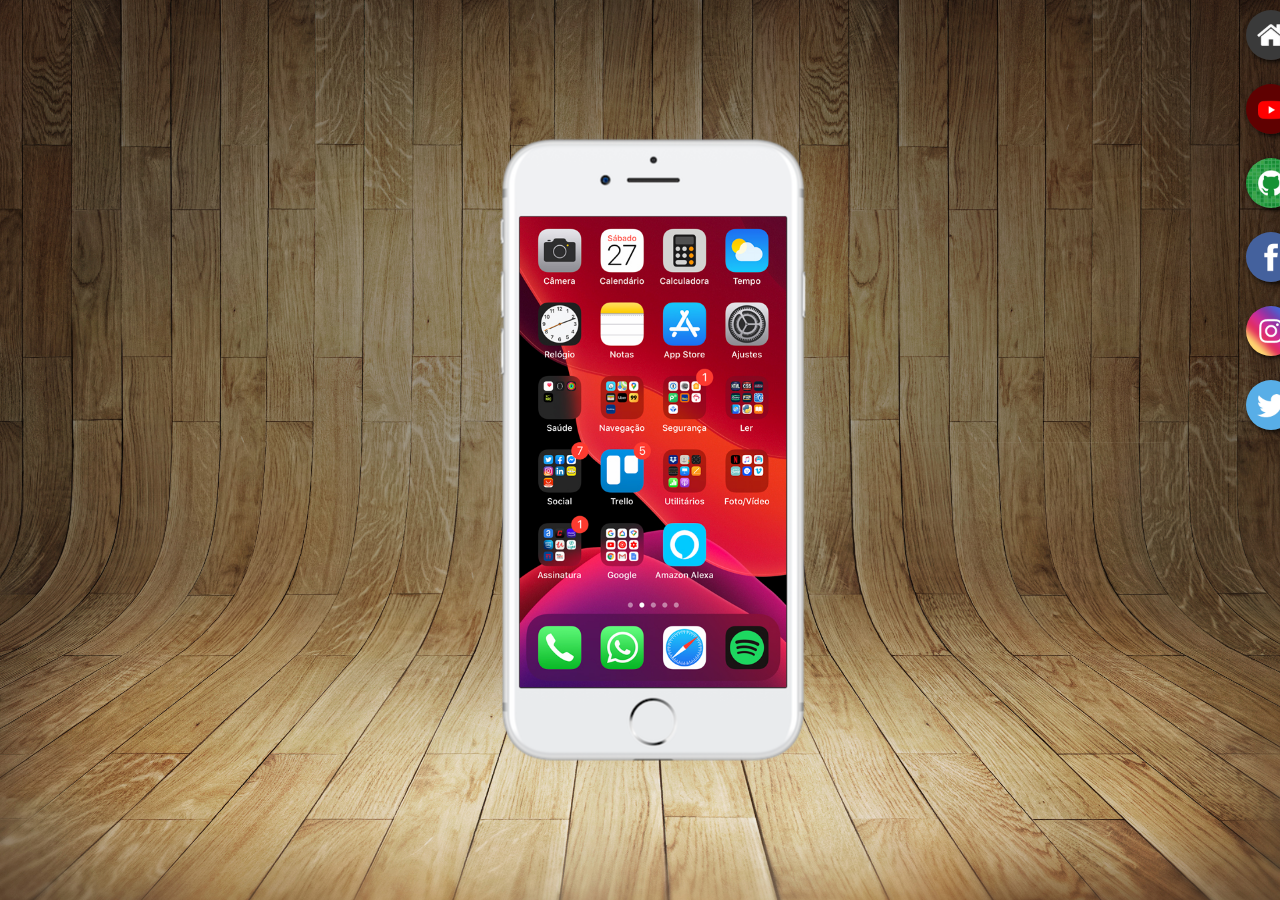
<file: index.html>
<!DOCTYPE html>
<html lang="pt-br">
<head>
    <meta charset="UTF-8">
    <meta http-equiv="X-UA-Compatible" content="IE=edge">
    <meta name="viewport" content="width=device-width, initial-scale=1.0">
    <link rel="shortcut icon" href="favicon.ico" type="image/x-icon">
    <link rel="stylesheet" href="estilos/estilos.css">
    <title>Projeto Redes Sociais</title>
</head>
<body>
    <main>
        <section id="telefone">
            <iframe src="home.html" name="tela" id="tela" frameborder="0">Seu navegador não é compatível com isso.
            </iframe>
        </section>
        <section id="redes-sociais">
            
            <a href="home.html" target="tela"><img src="imagens/logo-home.jpg" alt= "Home"></a><br>

            <a href="youtube.html" target="tela"><img src="imagens/logo-youtube.jpg" alt="Youtube"></a><br>

            <a href="github.html" target="tela"><img src="imagens/logo-github.jpg" alt="Github"></a><br>

            <a href="facebook.html" target="tela"><img src="imagens/logo-facebook.jpg" alt="Facebook"></a><br>

            <a href="instagram.html" target="tela"><img src="imagens/logo-instagram.jpg" alt="Instagram"></a><br>

            <a href="twitter.html" target="tela"><img src="imagens/logo-twitter.jpg" alt="Twitter"></a>

        </section>
    </main>
</body>
</html>
</file>
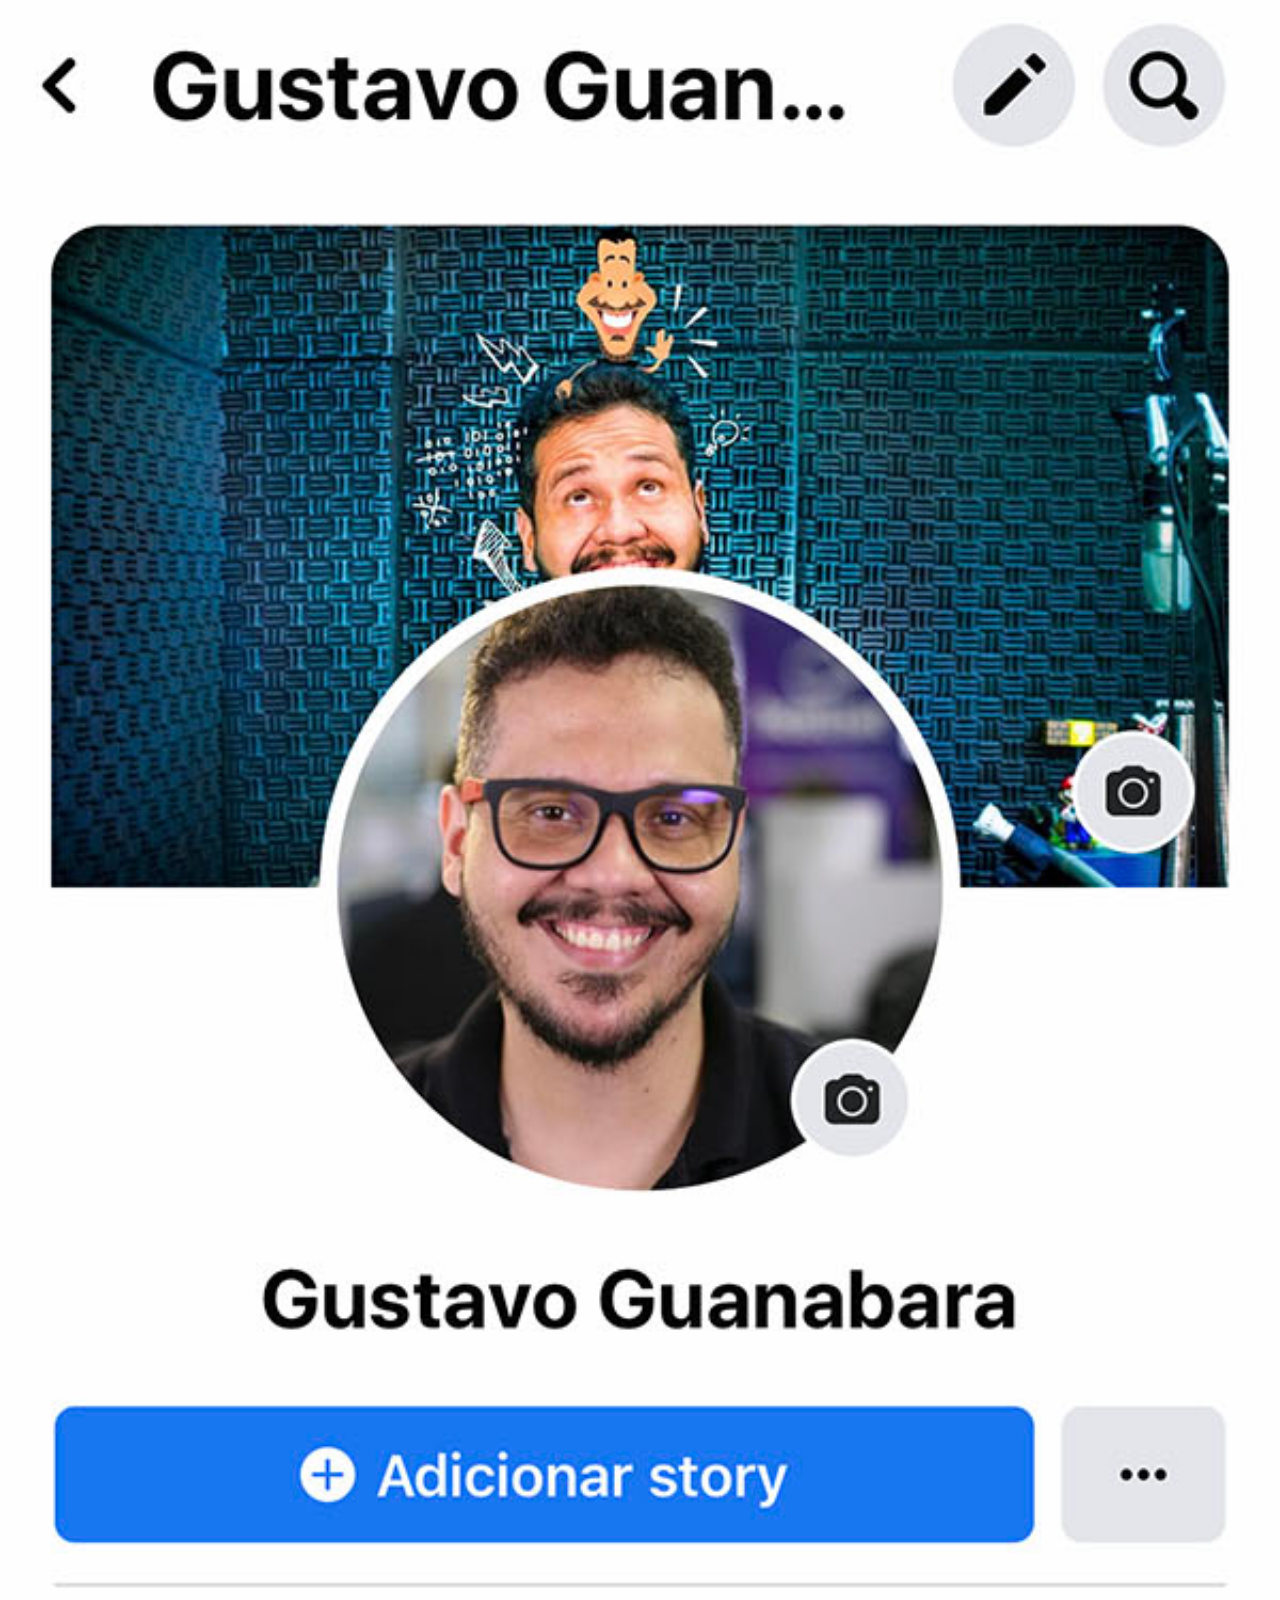
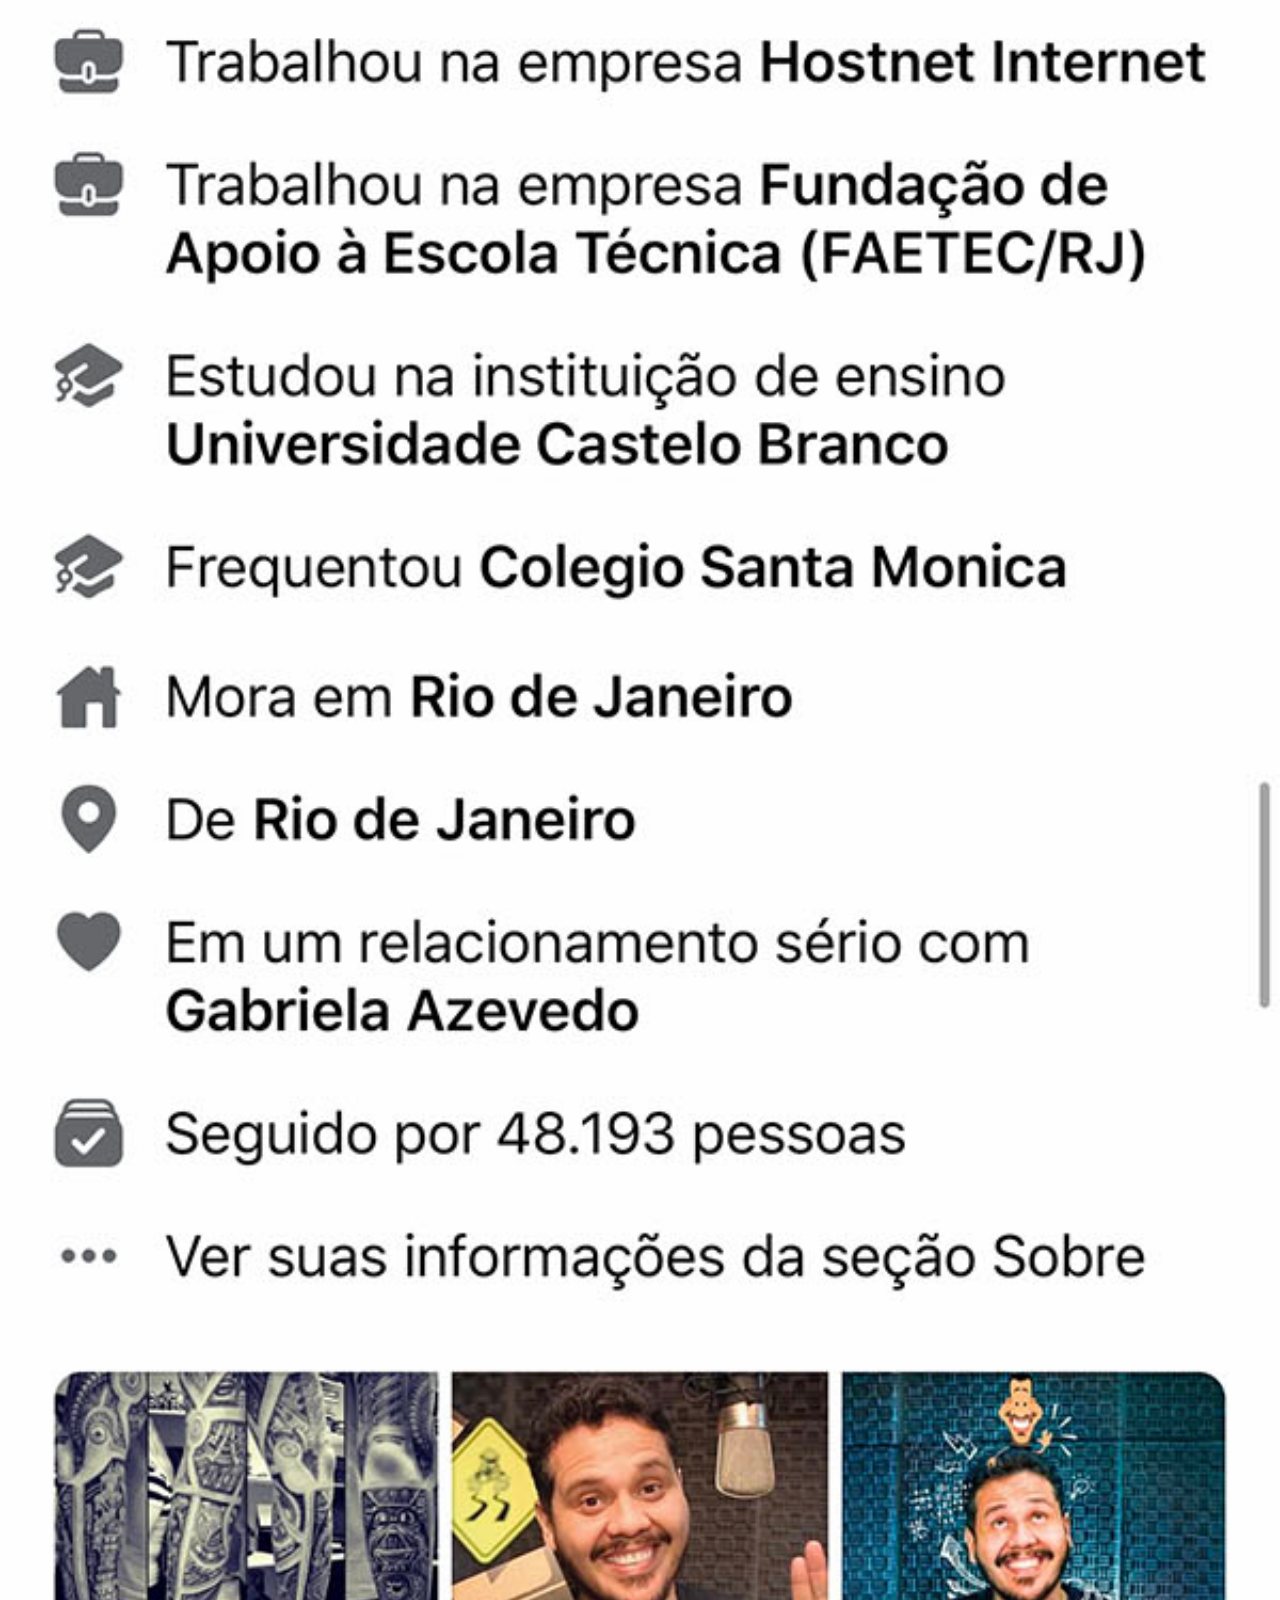
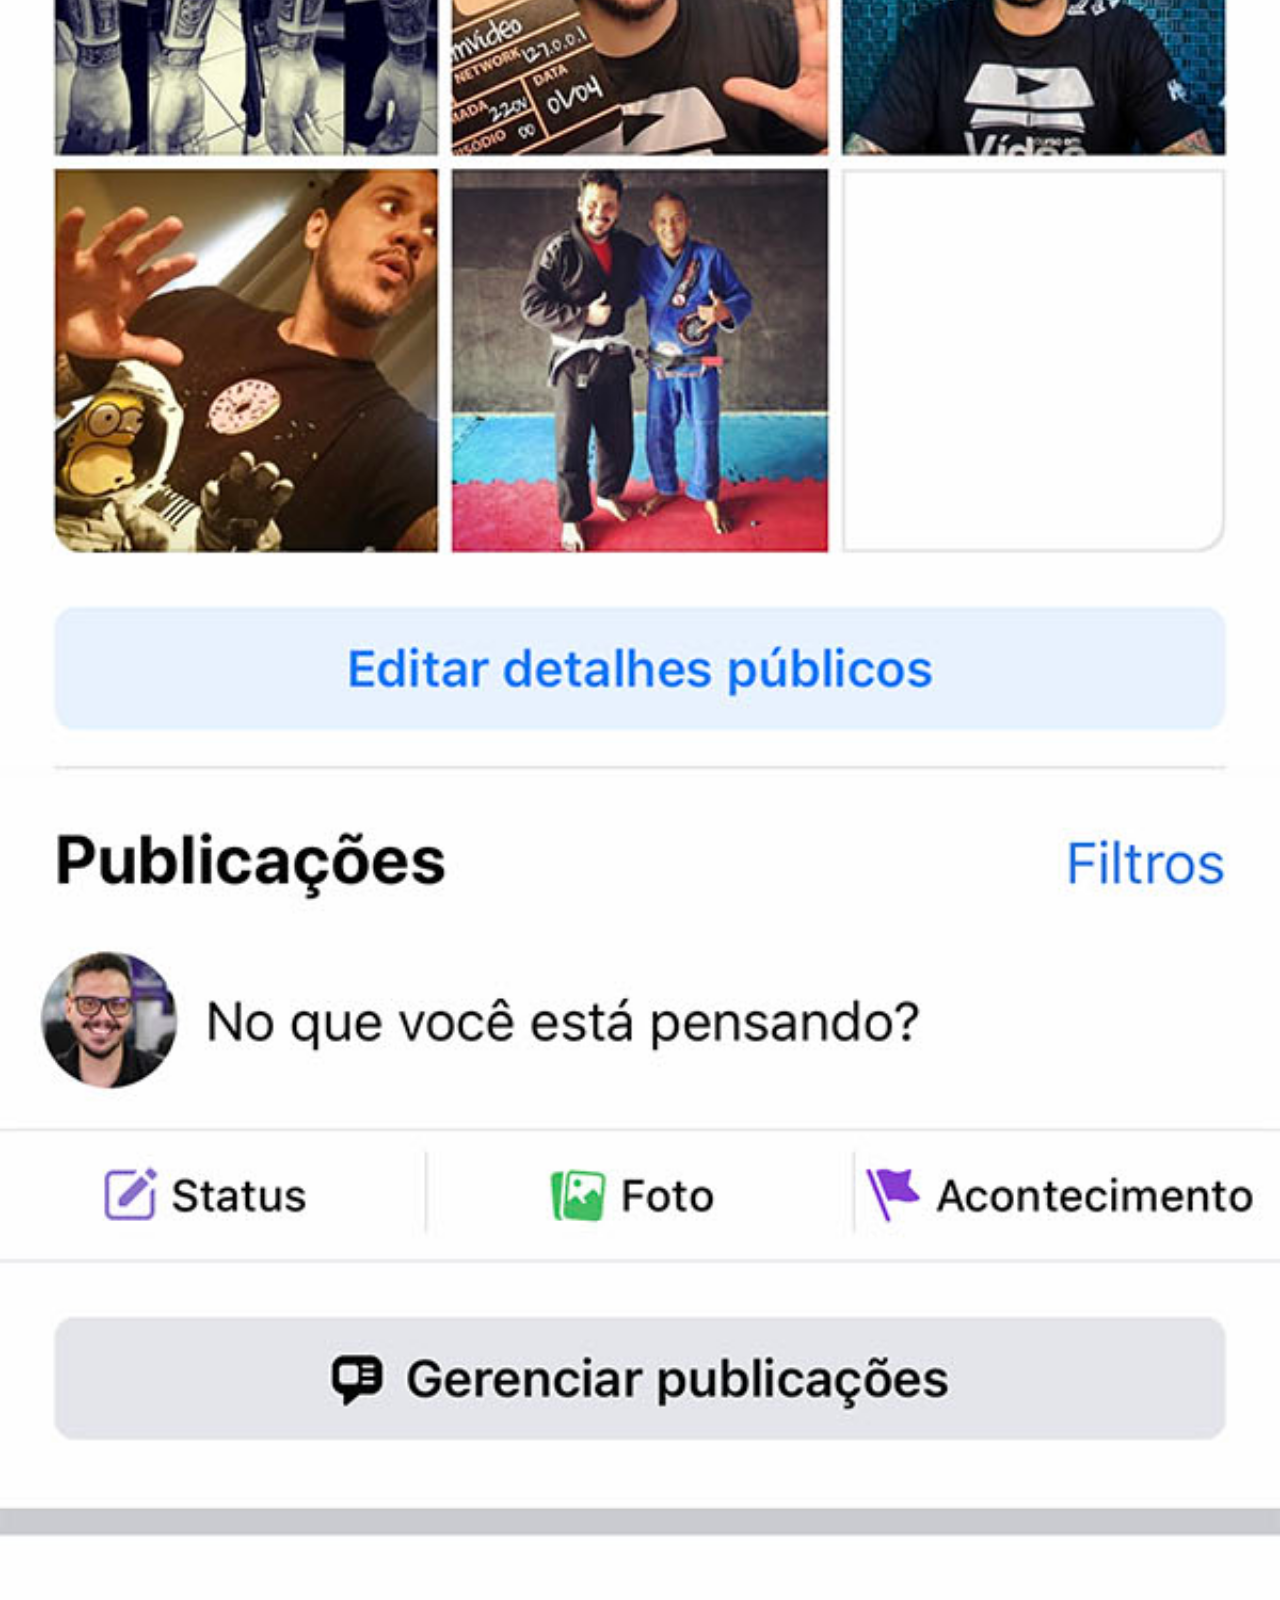
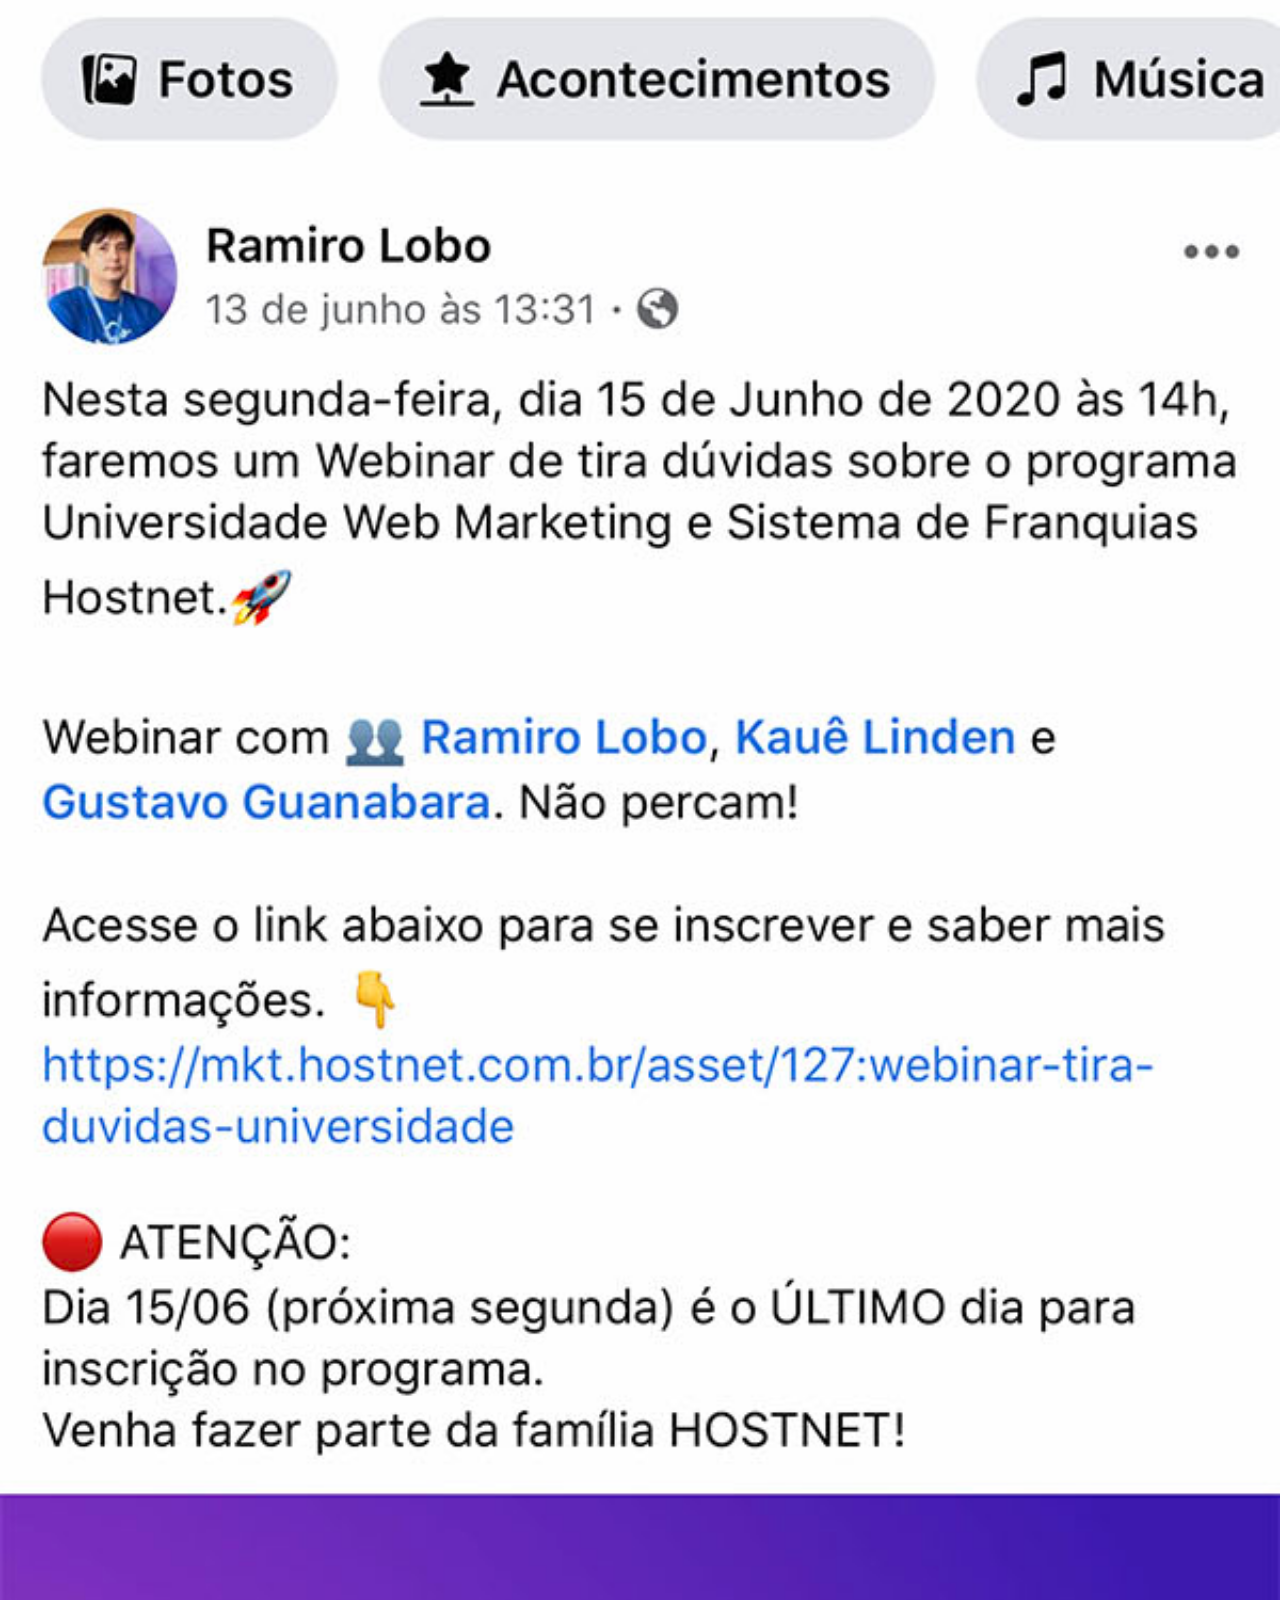
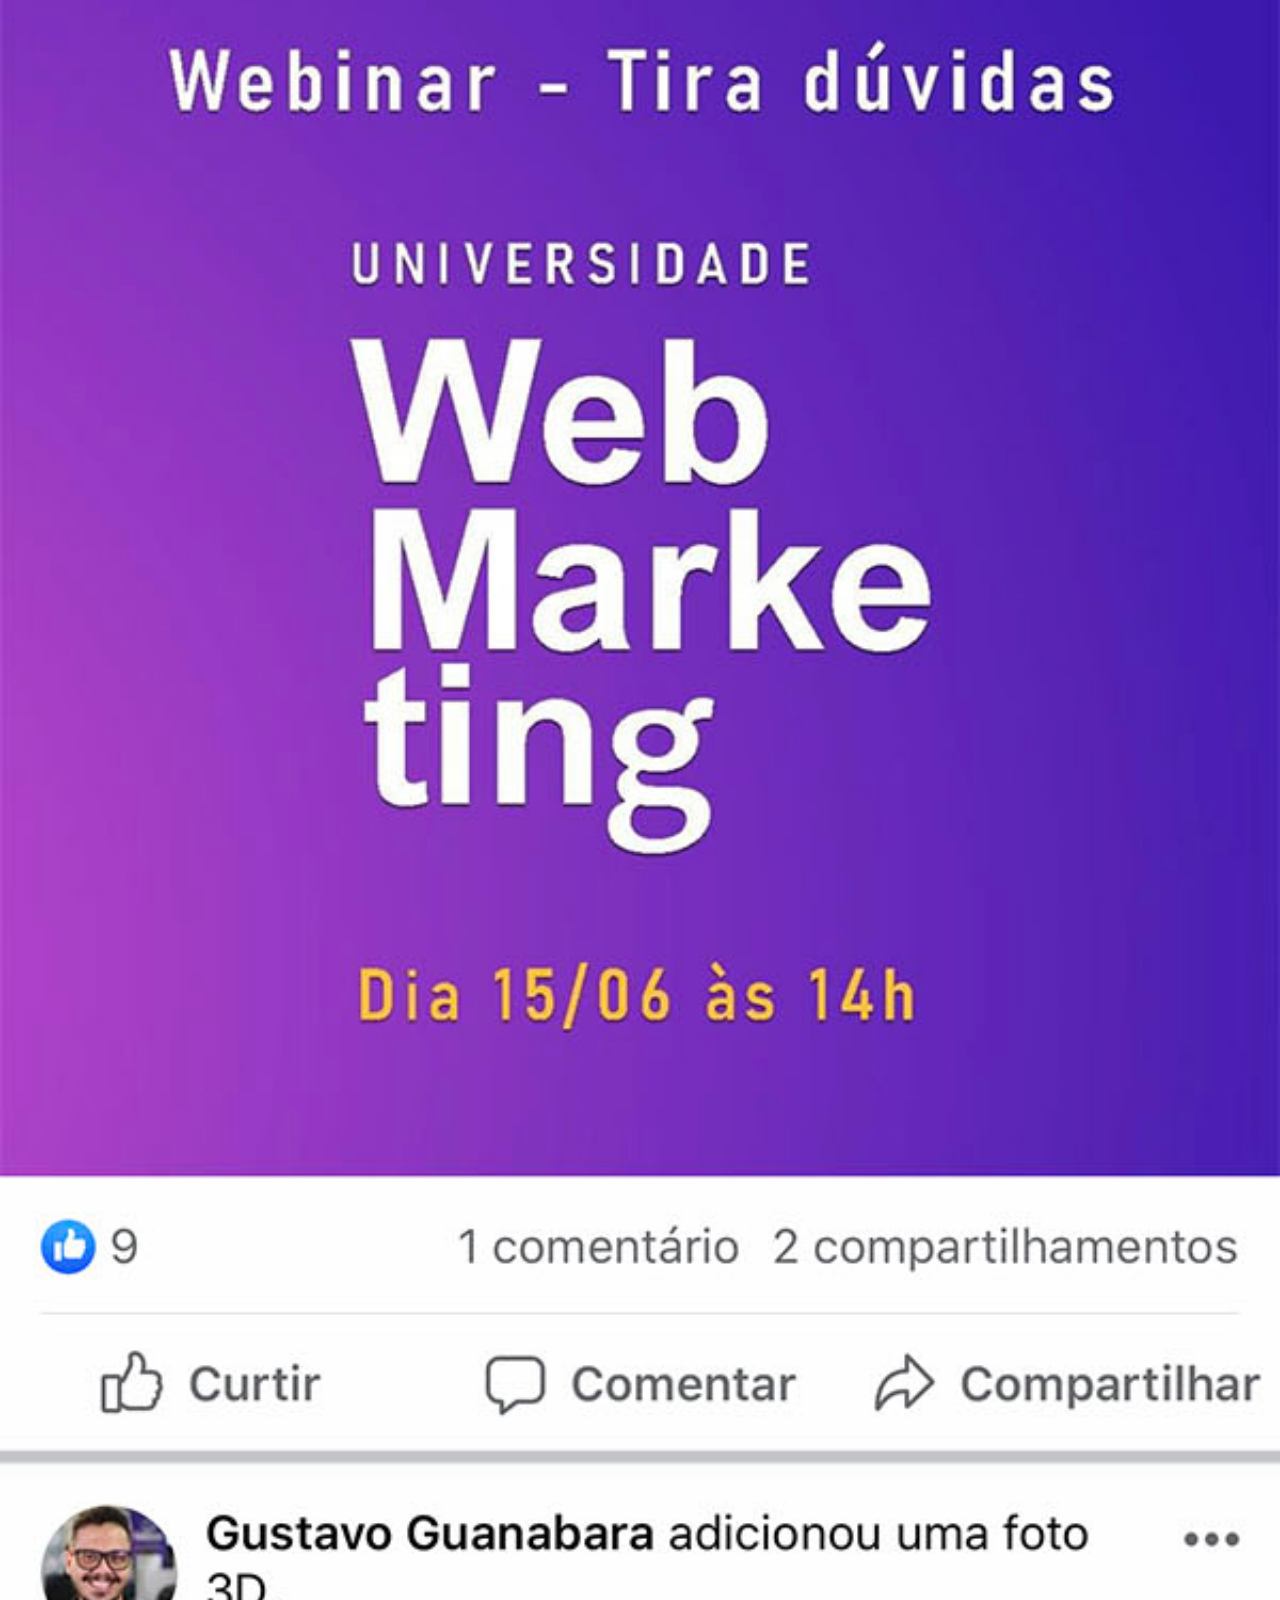
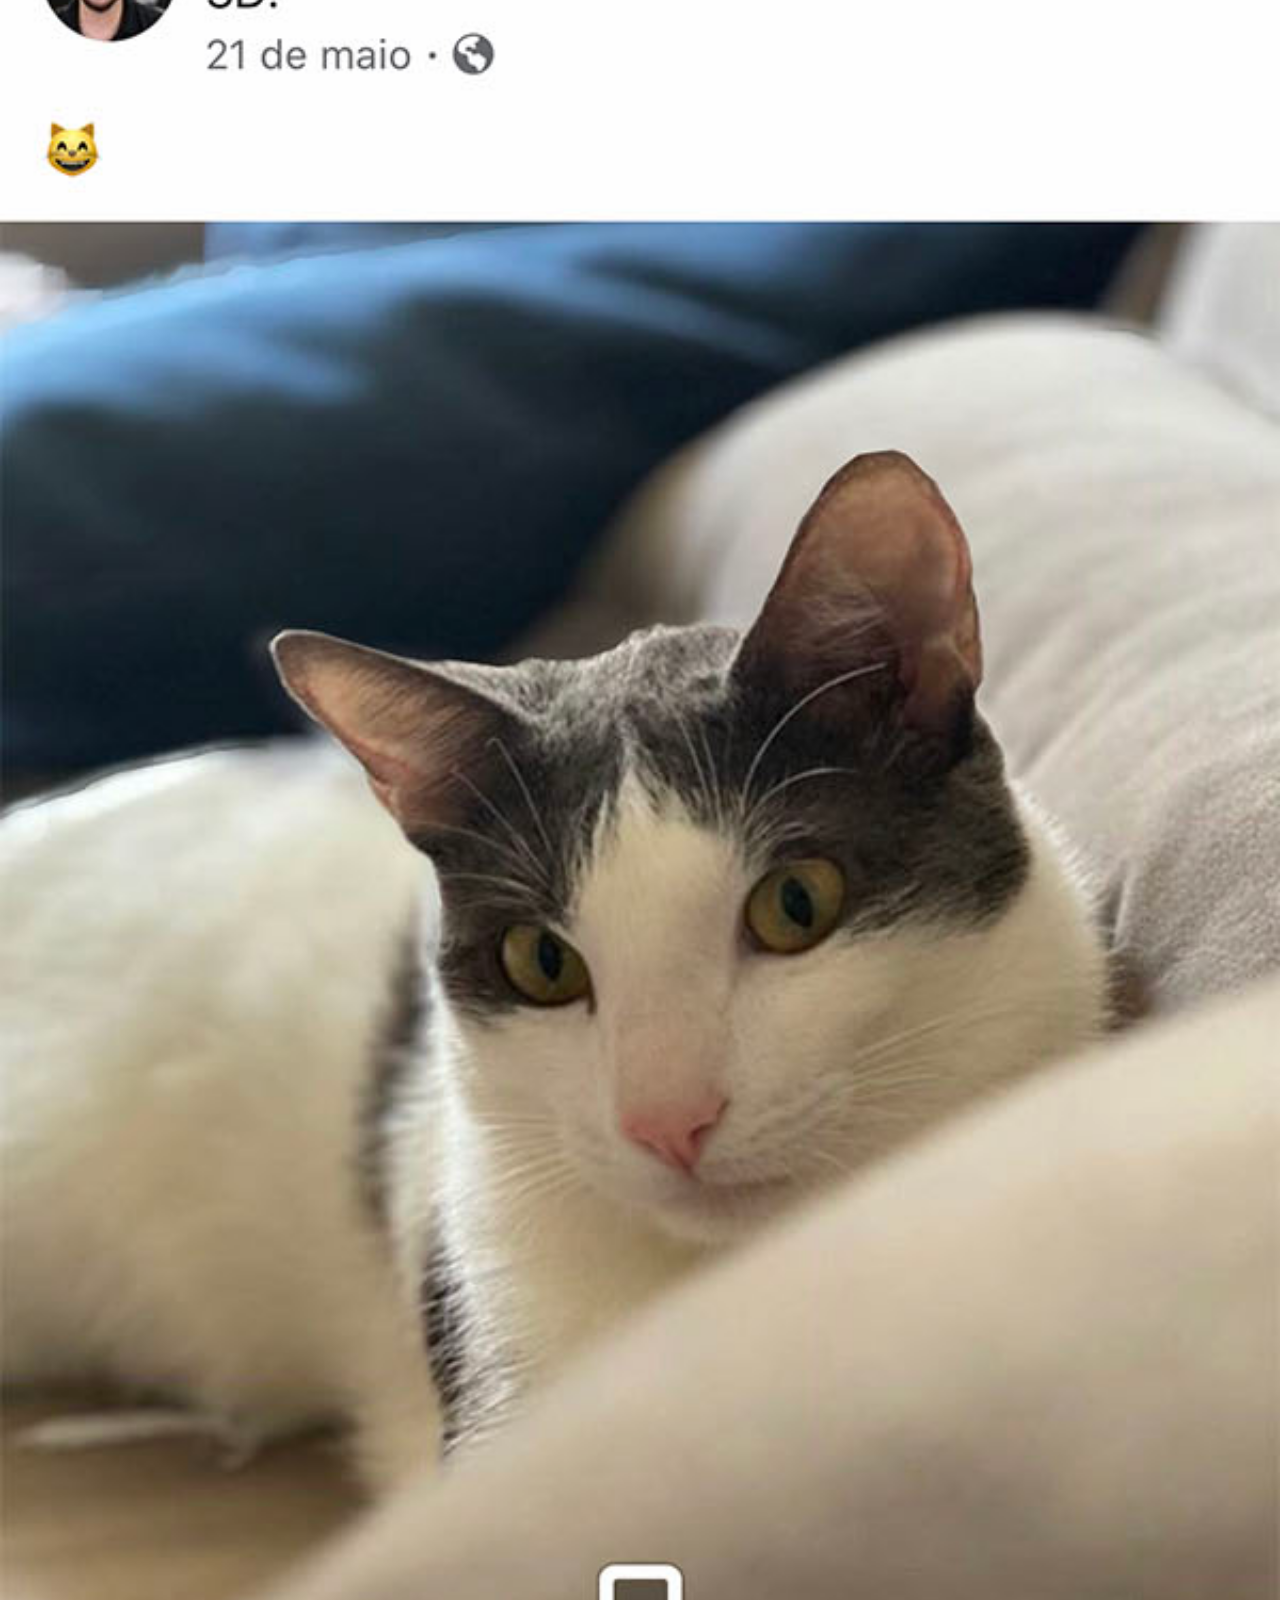
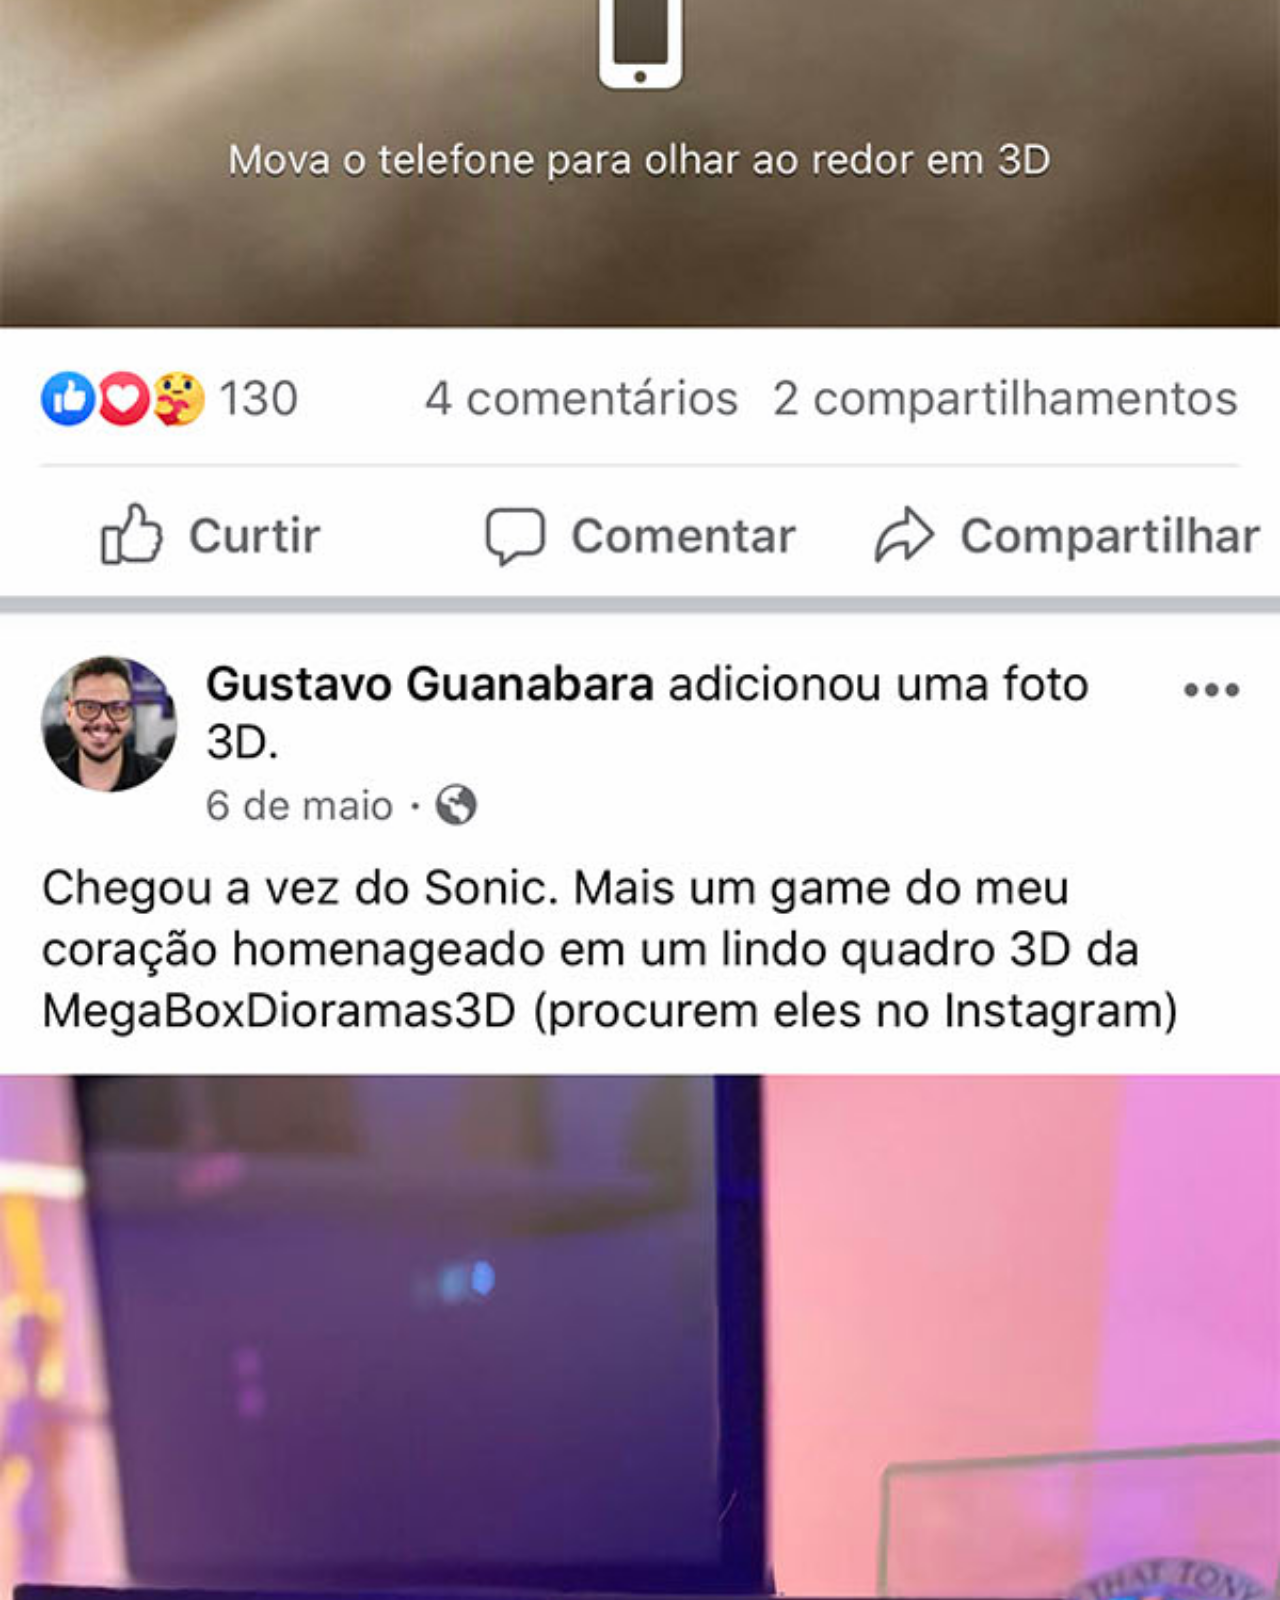
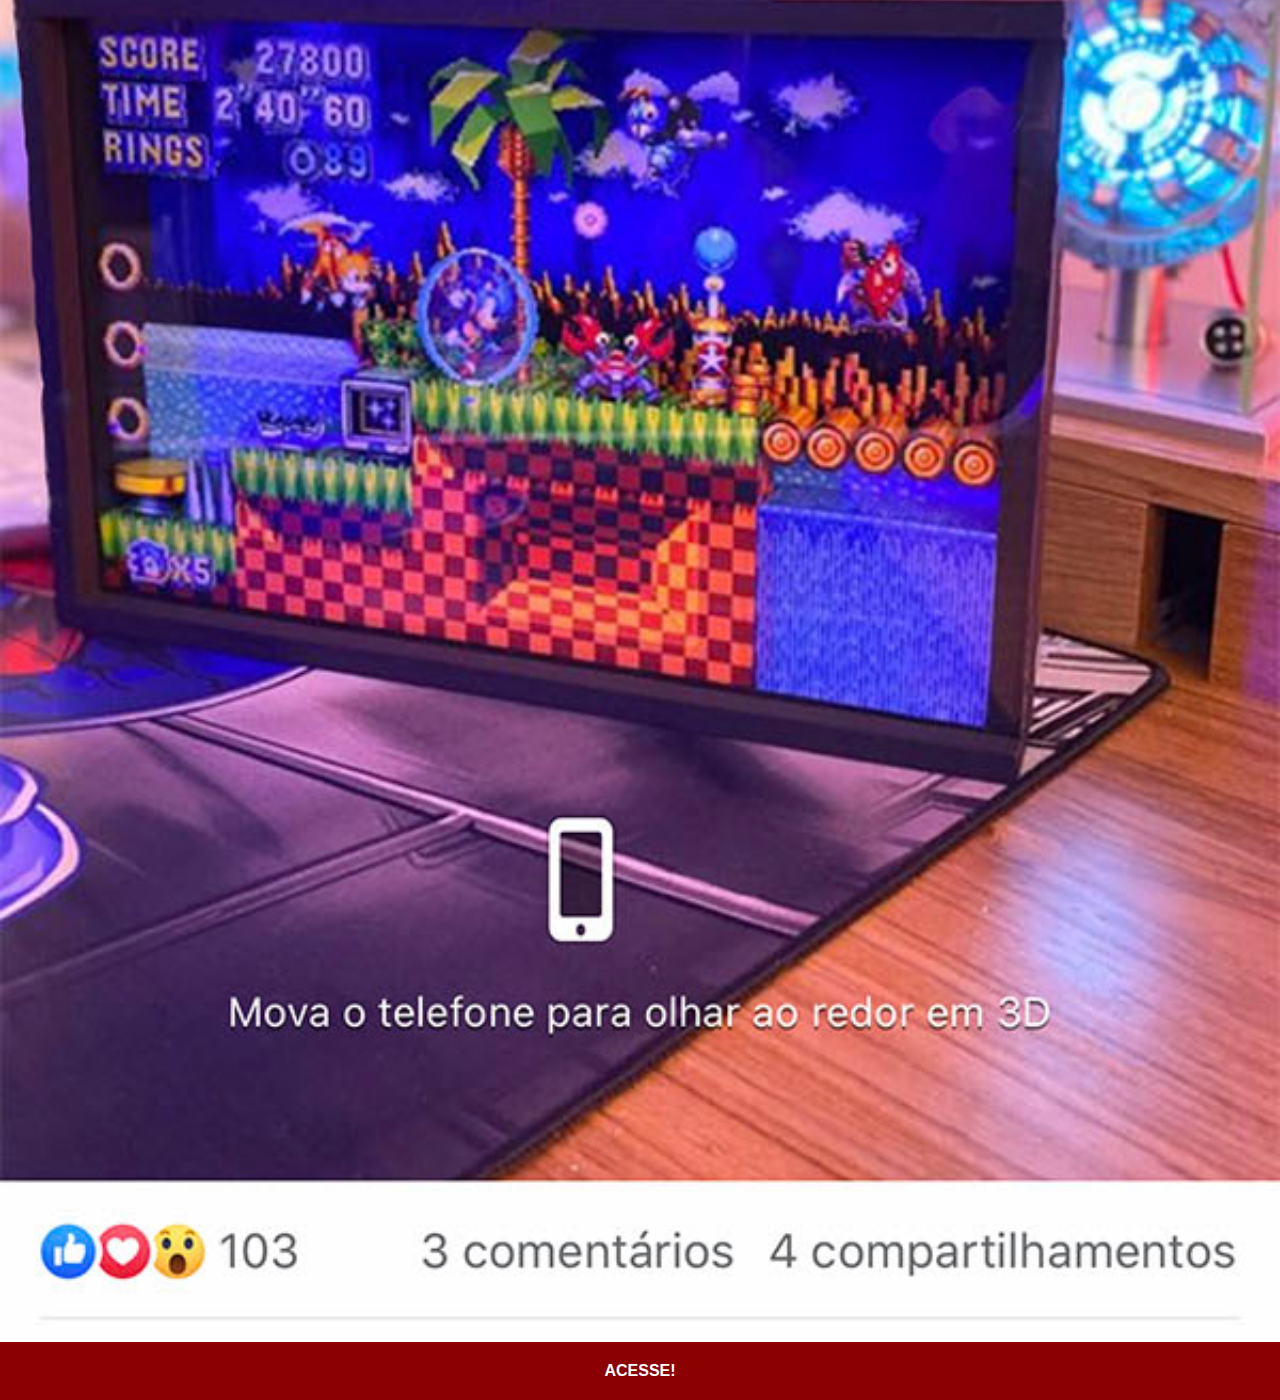
<file: facebook.html>
<!DOCTYPE html>
<html lang="pt-br">
<head>
    <meta charset="UTF-8">
    <meta http-equiv="X-UA-Compatible" content="IE=edge">
    <meta name="viewport" content="width=device-width, initial-scale=1.0">
    <link rel="stylesheet" href="estilos/social.css">
    <title>Facebook</title>
</head>
<body>

    <img src="imagens/tela-facebook.jpg" alt="Facebook">
    <a href="htpps://www.facebook.com/gustavoguanabara" target="_blank">ACESSE!</a>
    
</body>
</html>
</file>
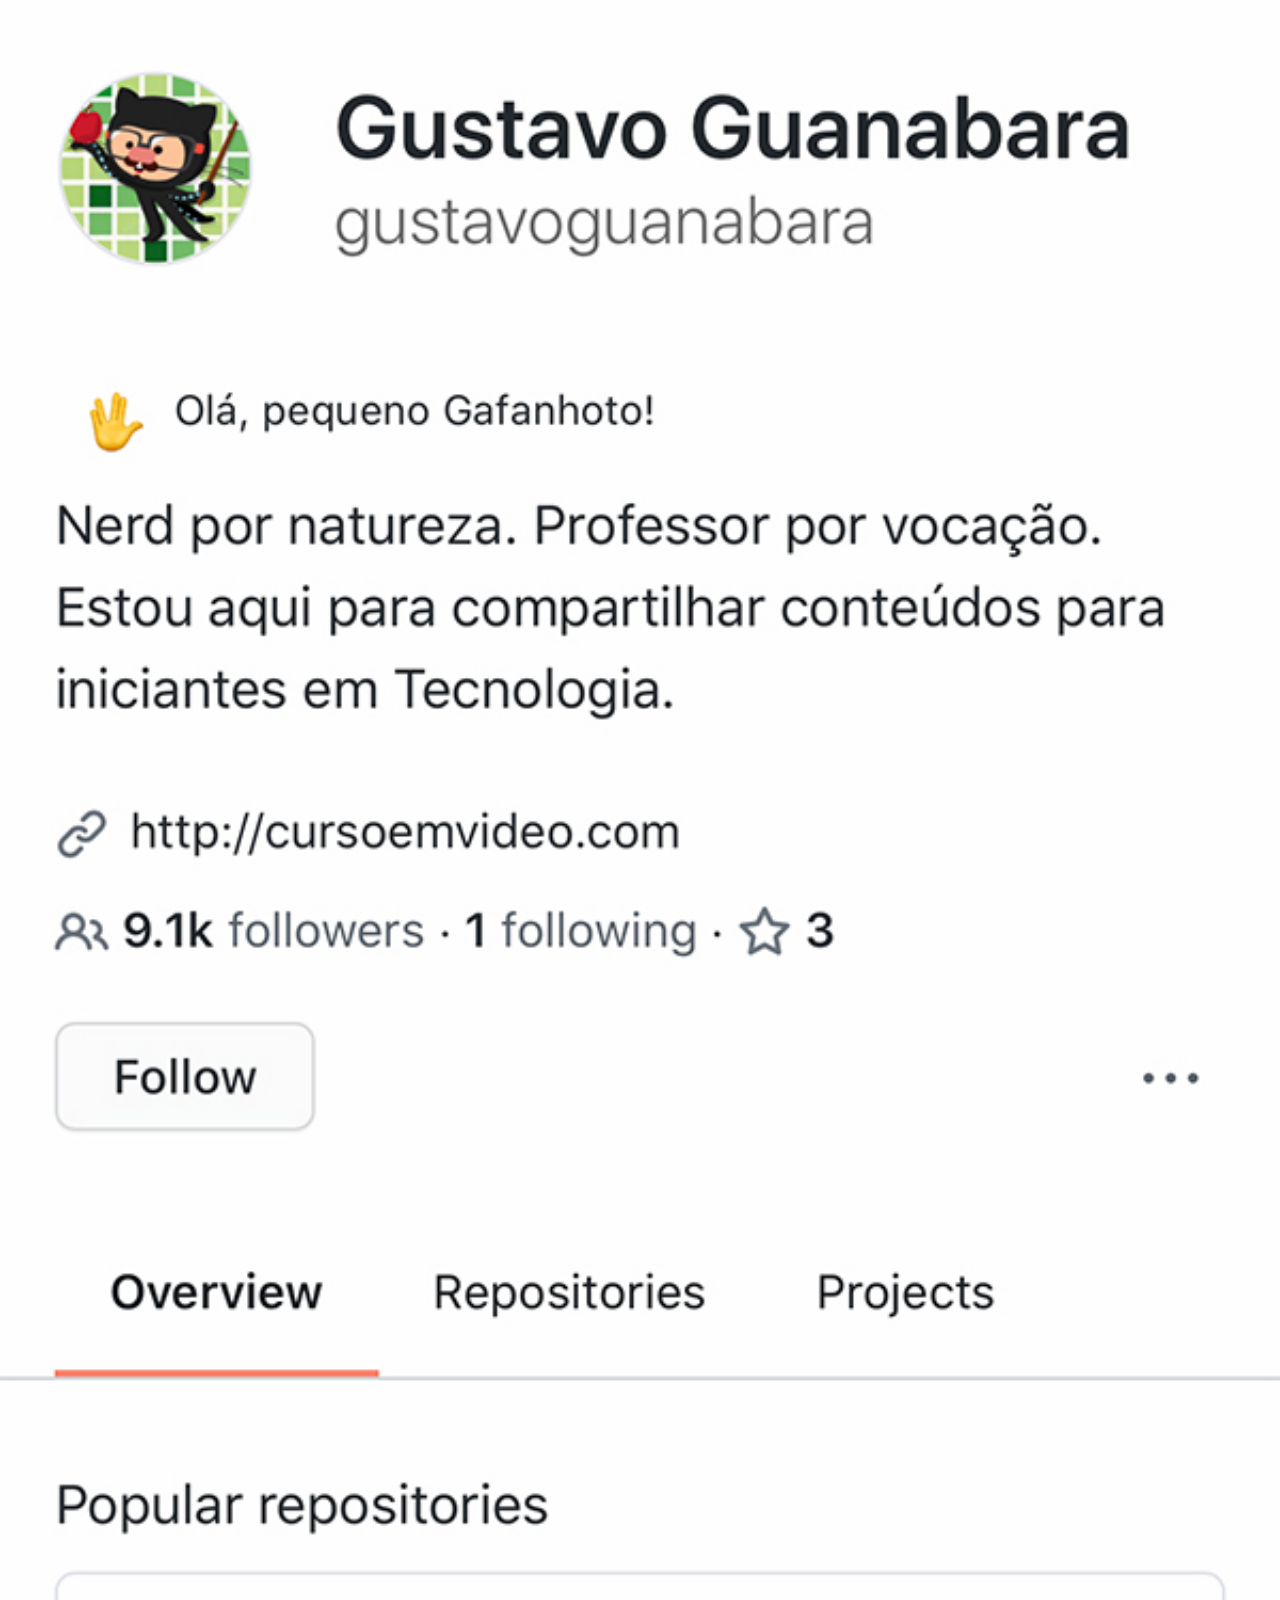
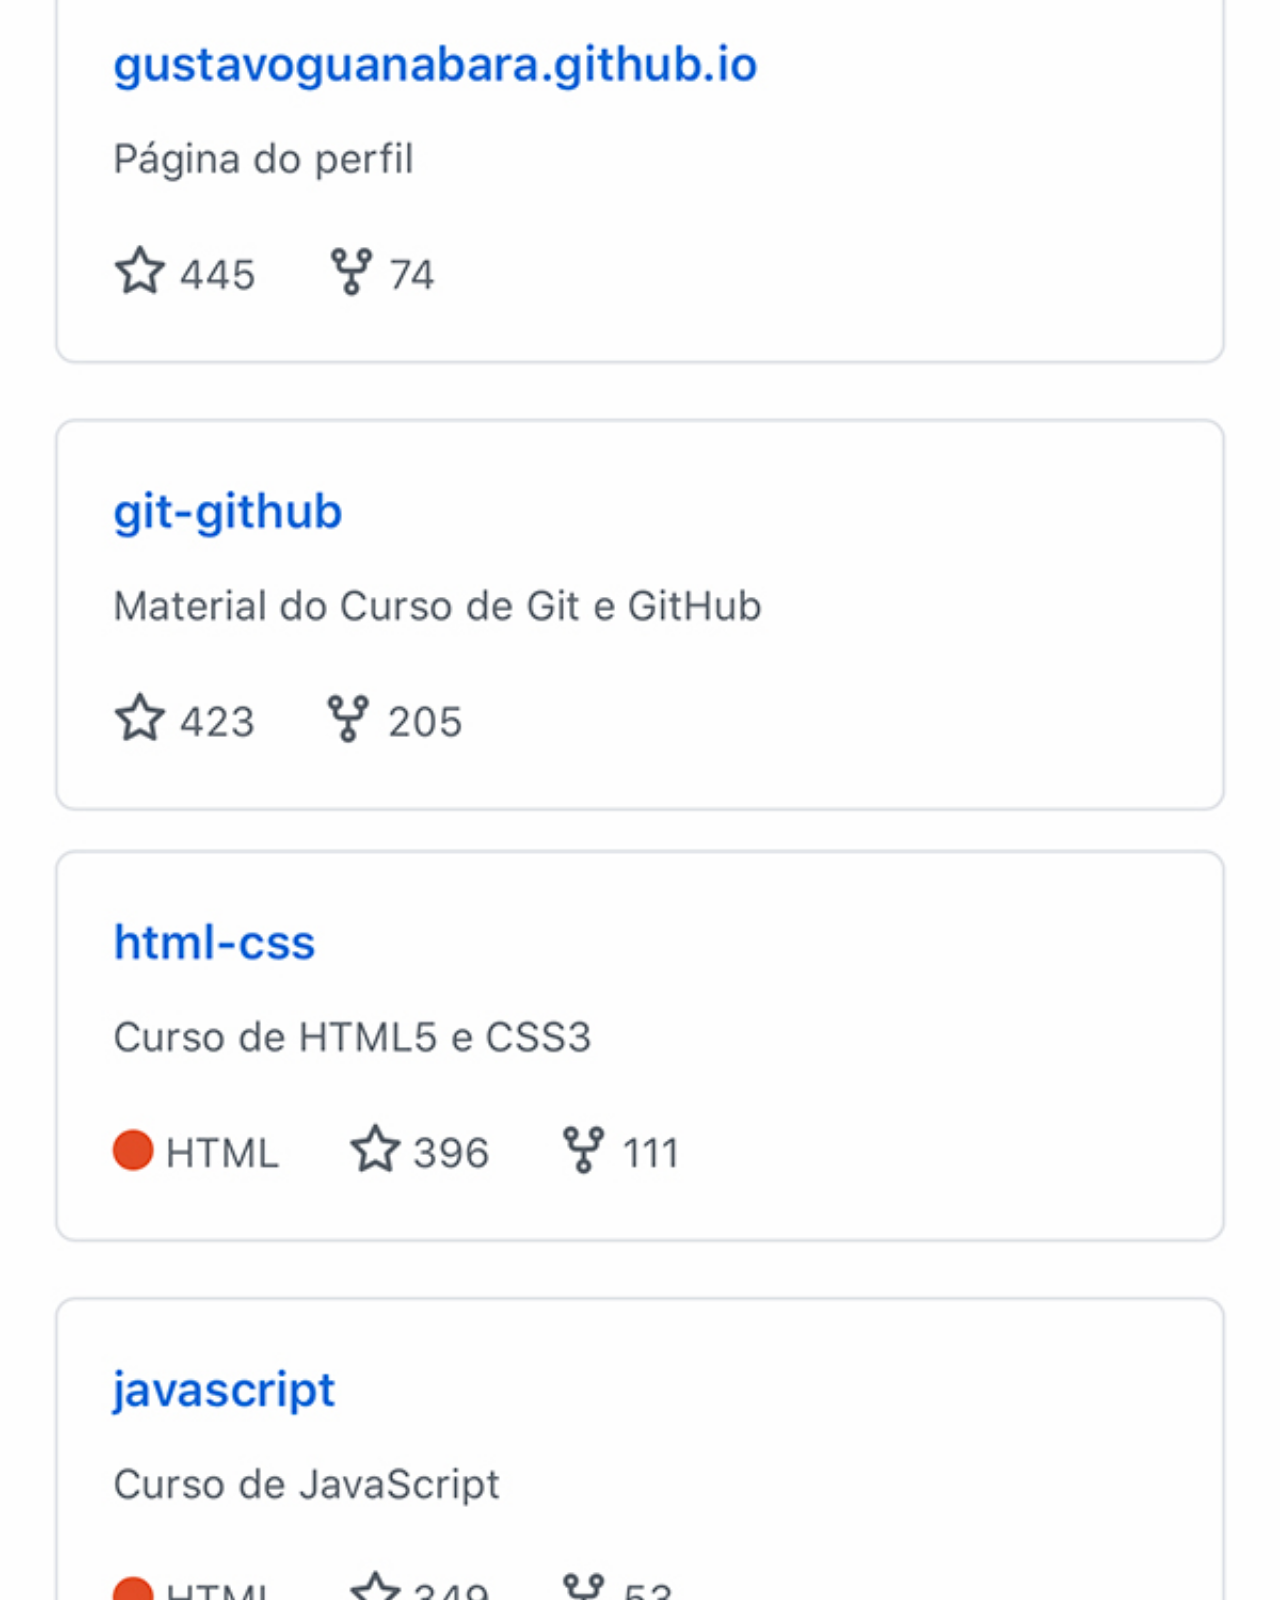
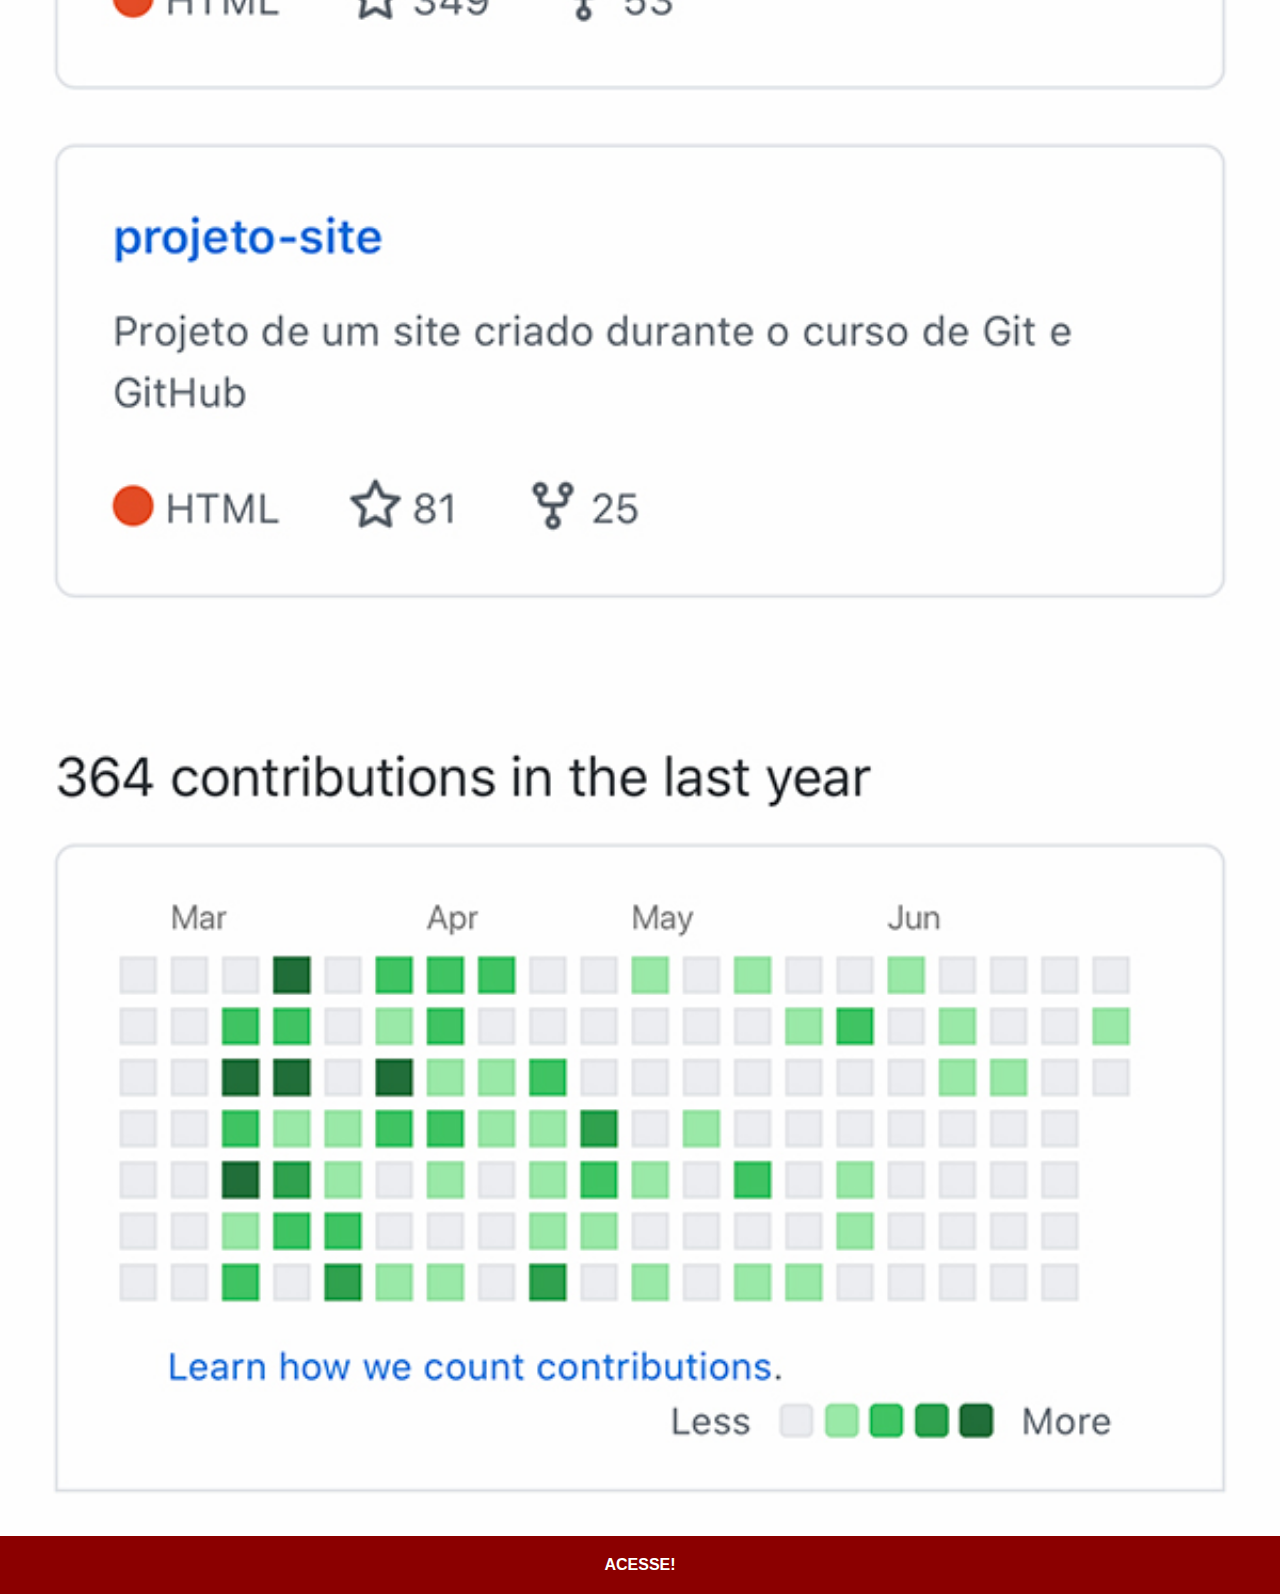
<file: github.html>
<!DOCTYPE html>
<html lang="pt-br">
<head>
    <meta charset="UTF-8">
    <meta http-equiv="X-UA-Compatible" content="IE=edge">
    <meta name="viewport" content="width=device-width, initial-scale=1.0">
    <link rel="stylesheet" href="estilos/social.css">
    <title>Github</title>
</head>
<body>
    <img src="imagens/tela-github.jpg" alt="Github">
    <a href="https://github.com/gustavoguanabara/" target="_blank">ACESSE!</a>
    
</body>
</html>
</file>
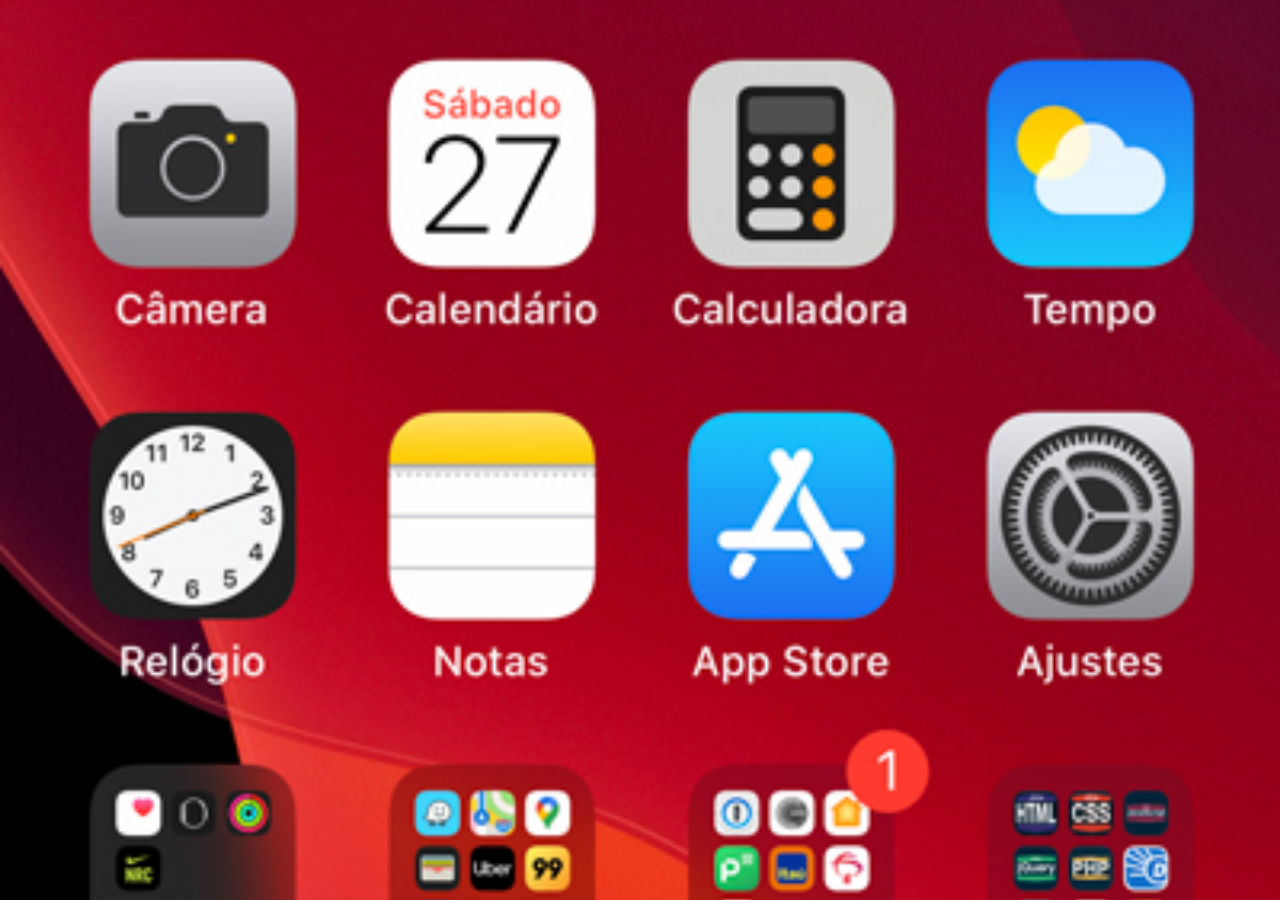
<file: home.html>
<!DOCTYPE html>
<html lang="pt-br">
<head>
    <meta charset="UTF-8">
    <meta http-equiv="X-UA-Compatible" content="IE=edge">
    <meta name="viewport" content="width=device-width, initial-scale=1.0">
    <title>Home</title>
</head>
<style>
    * {
        margin: 0px;
        padding: 0px;
    }

    body {
        width: 100vw;
        height: 100vh;
        background: black url('imagens/tela-home.jpg') no-repeat top center;
        background-size: cover;
    }
</style>
<body>
    
</body>
</html>
</file>
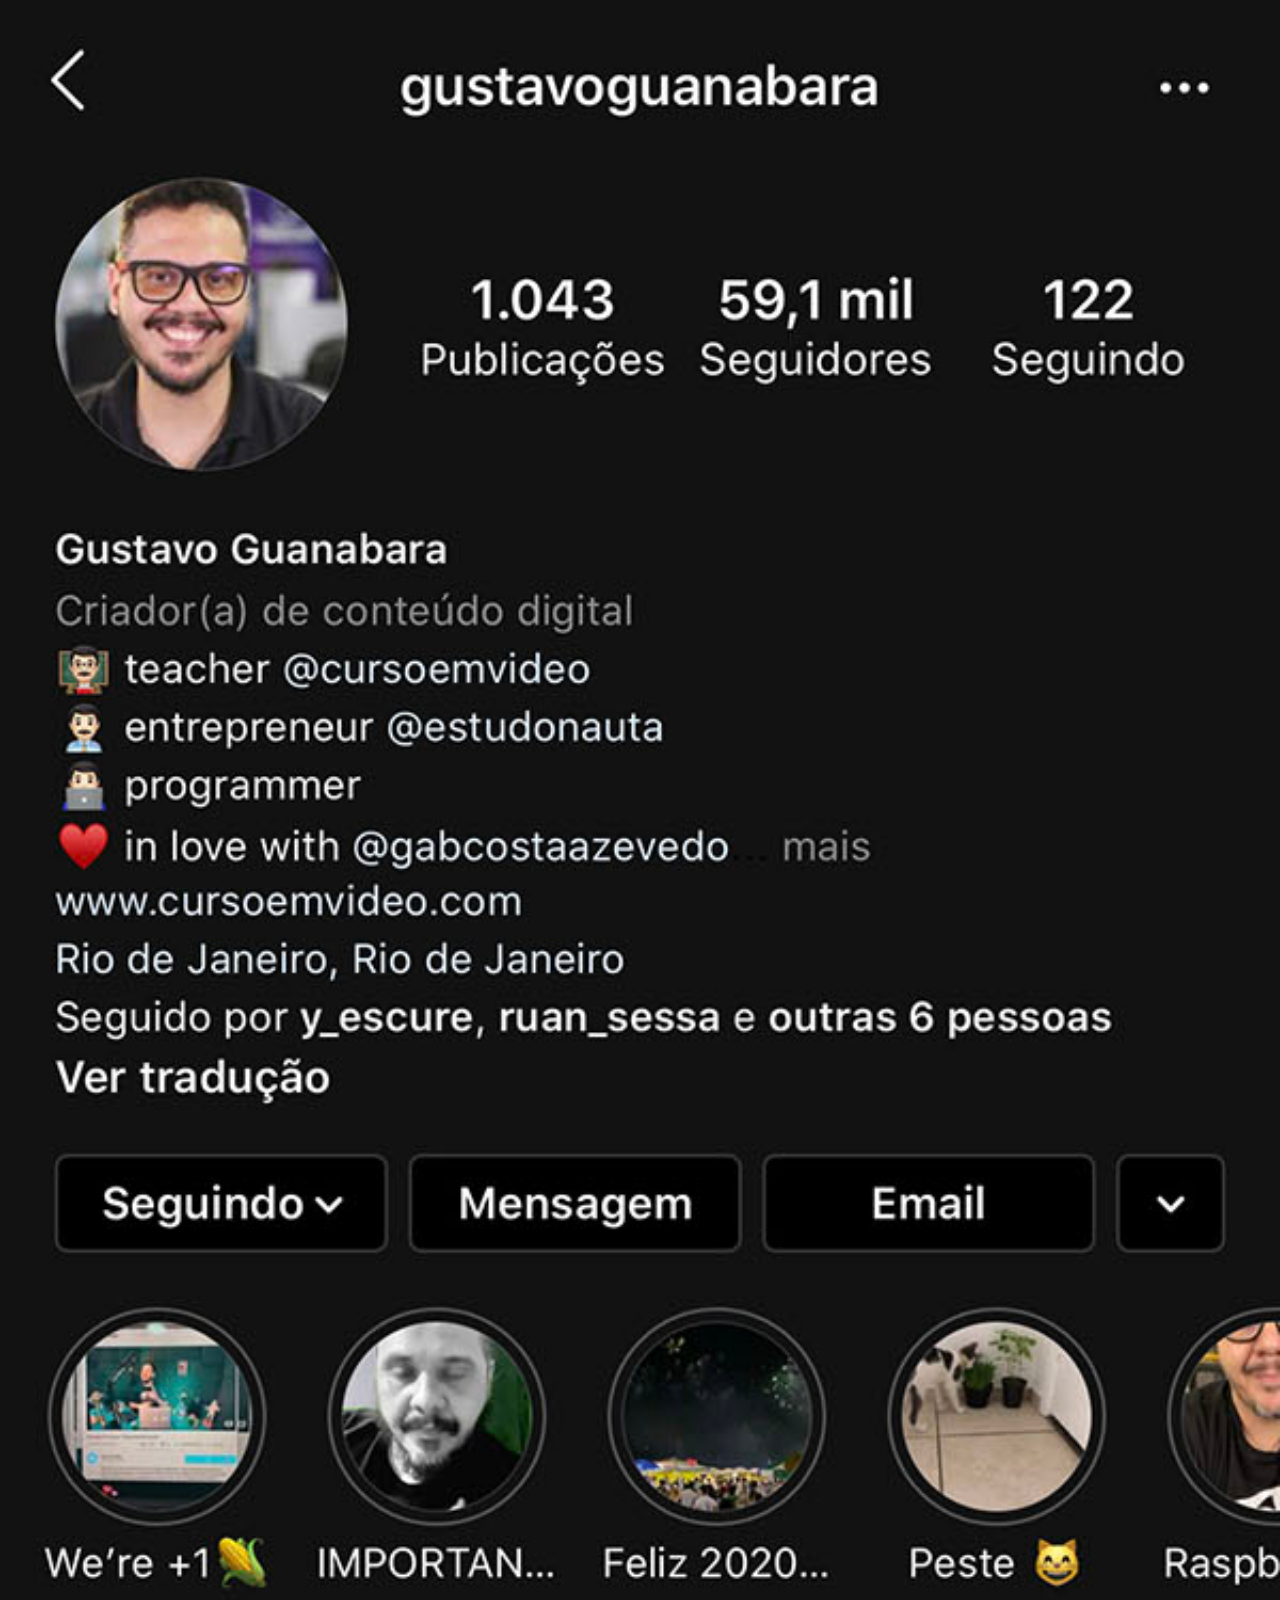
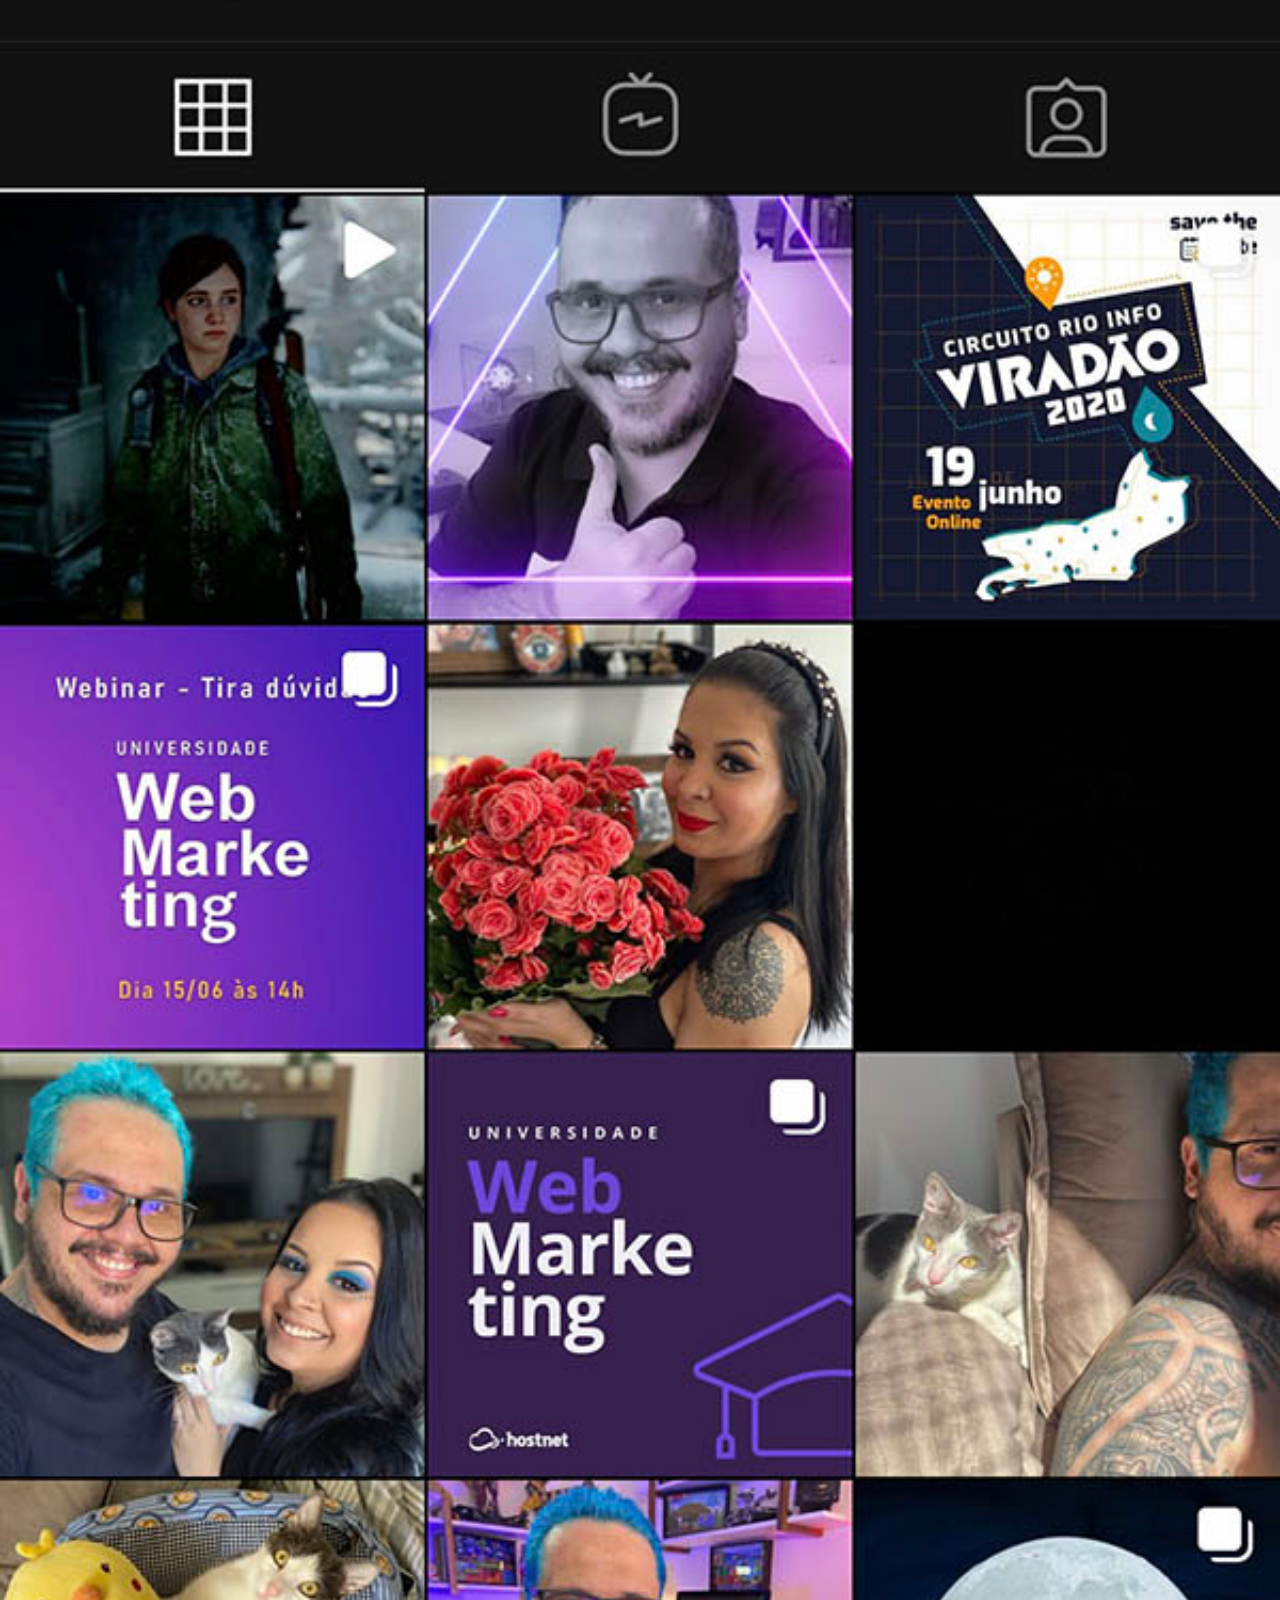
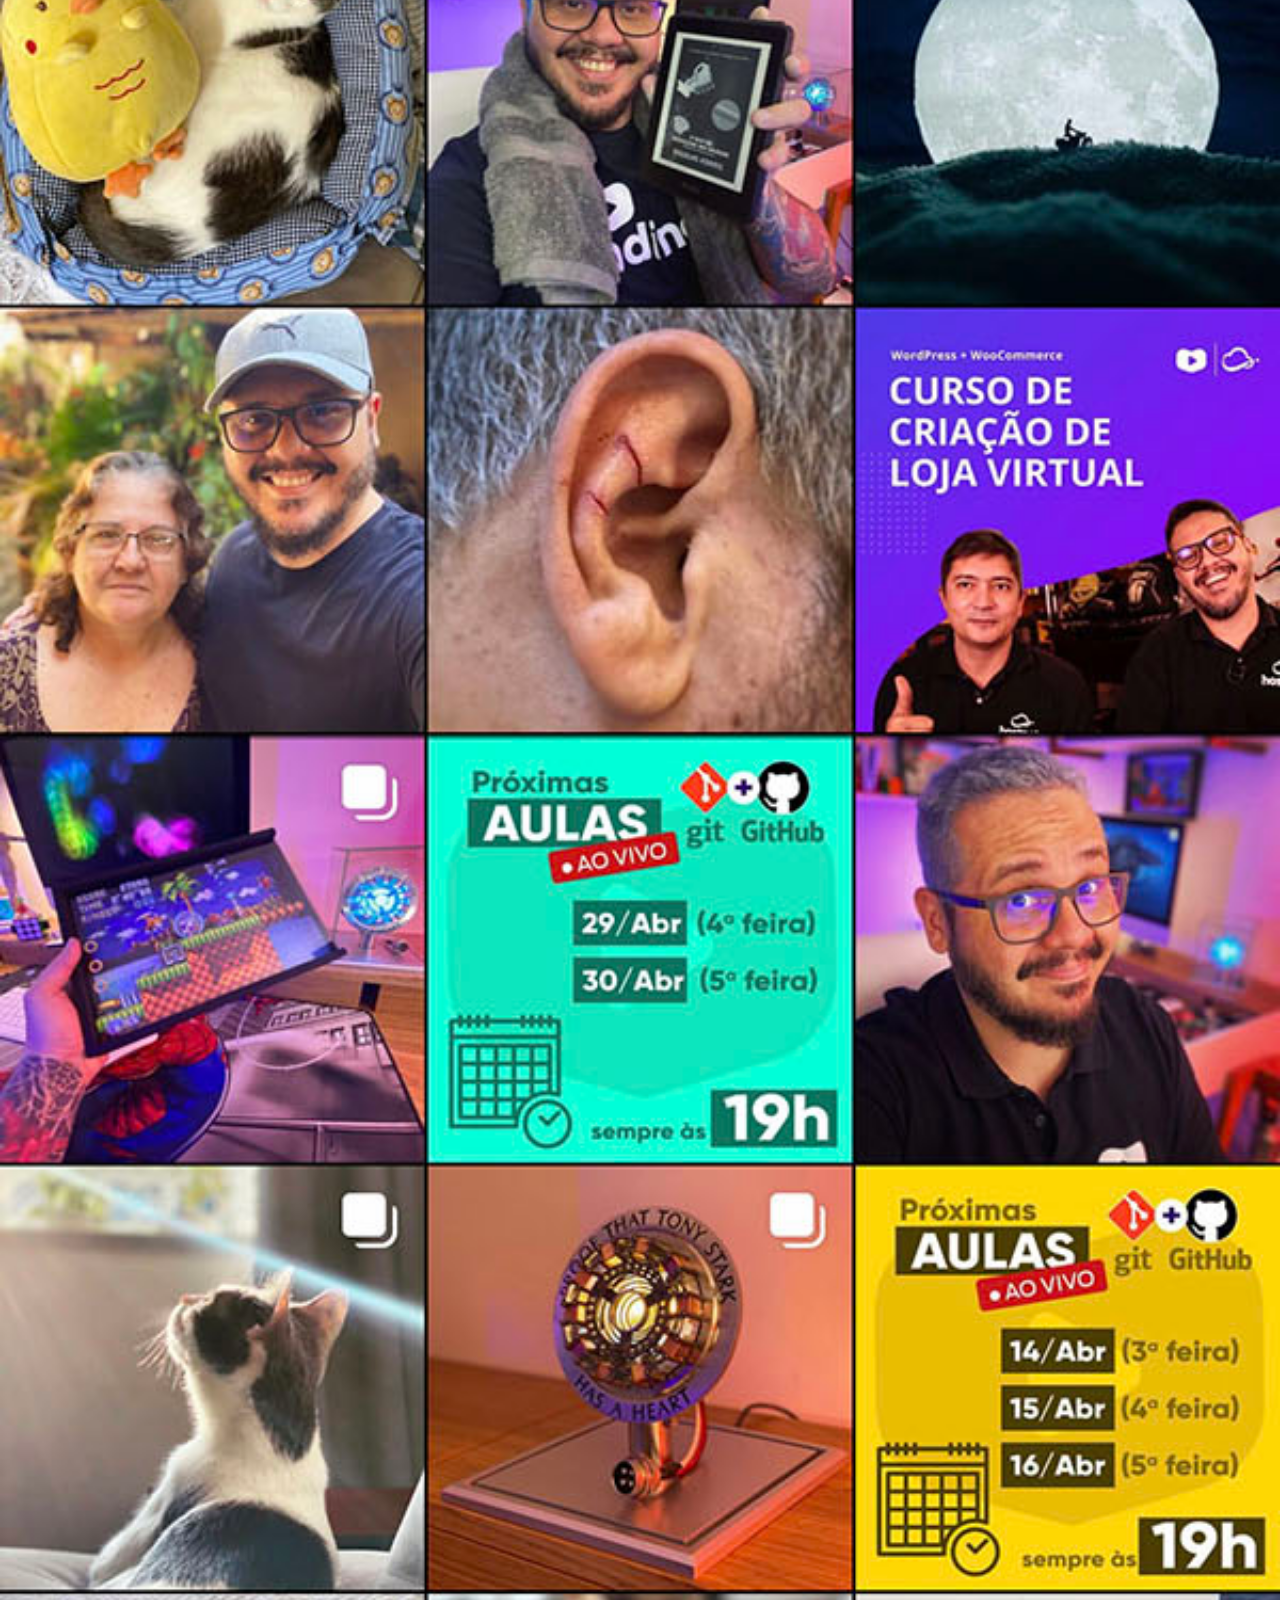
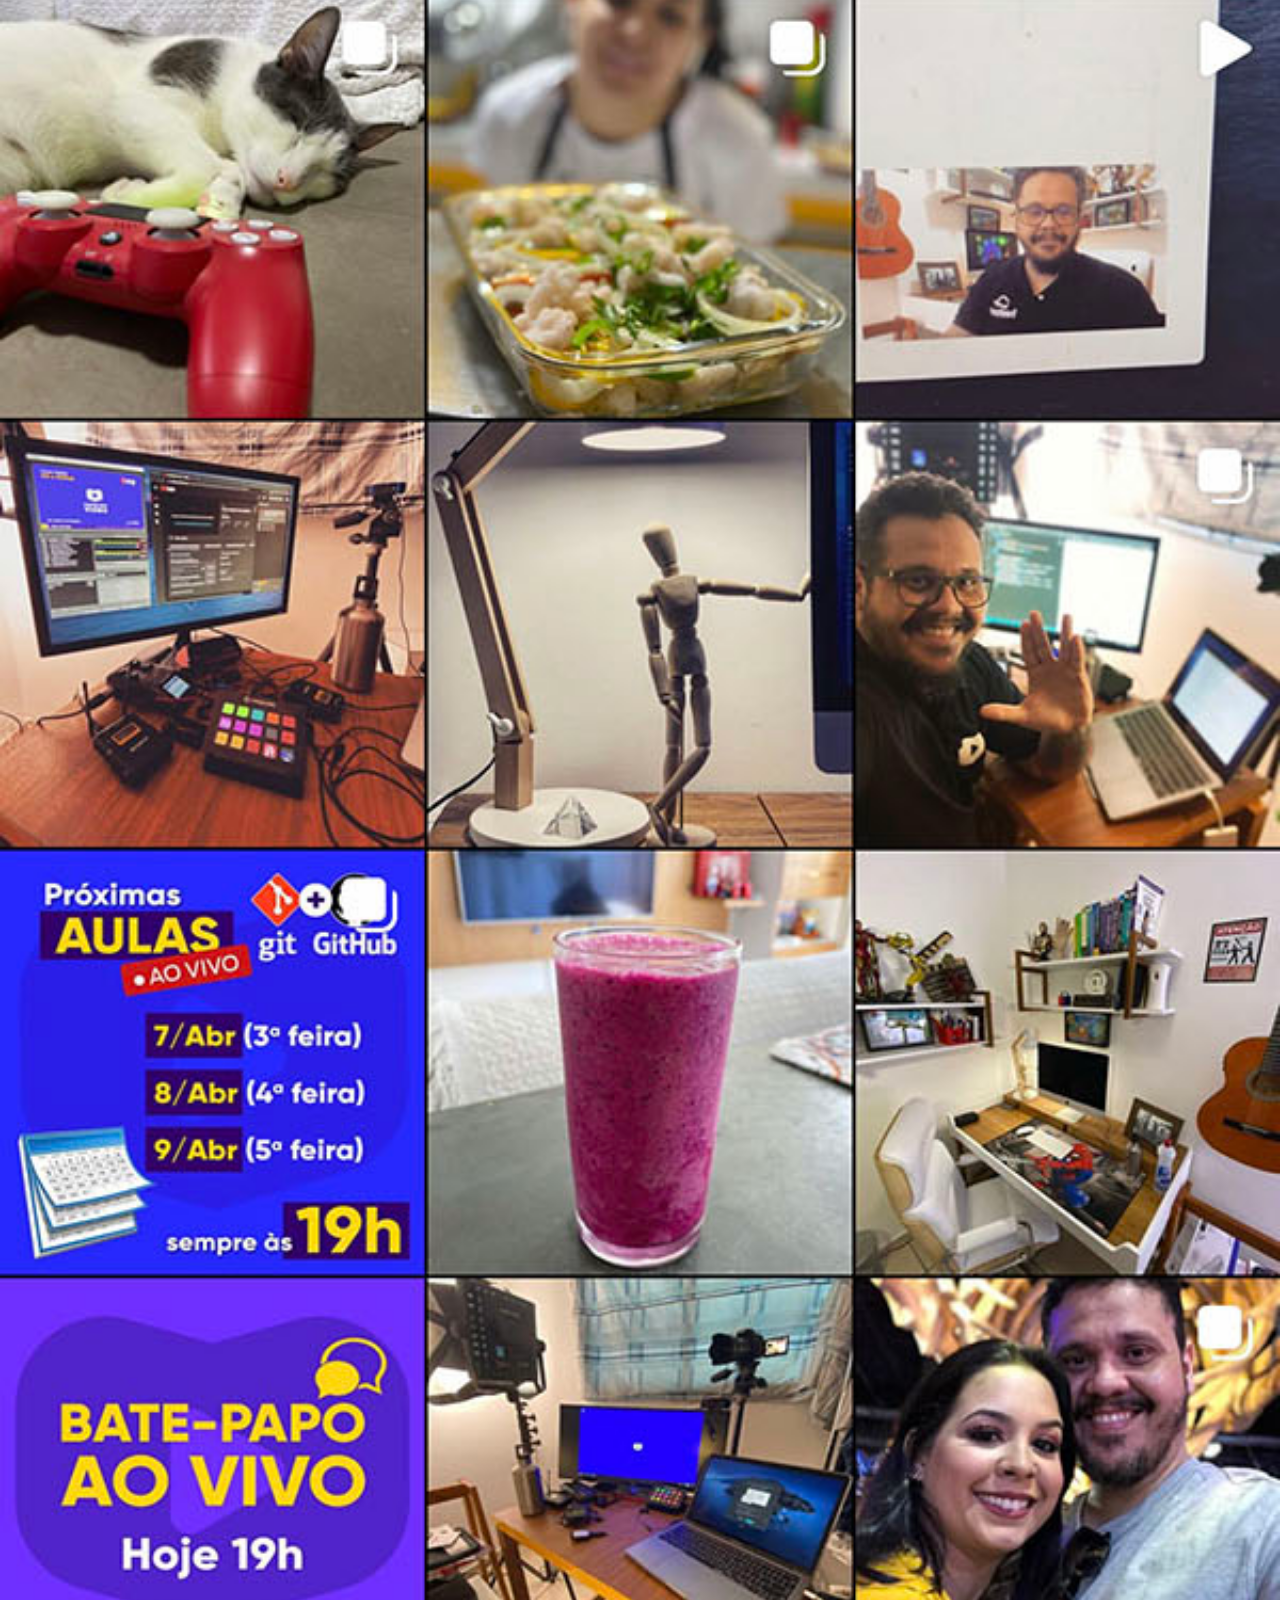
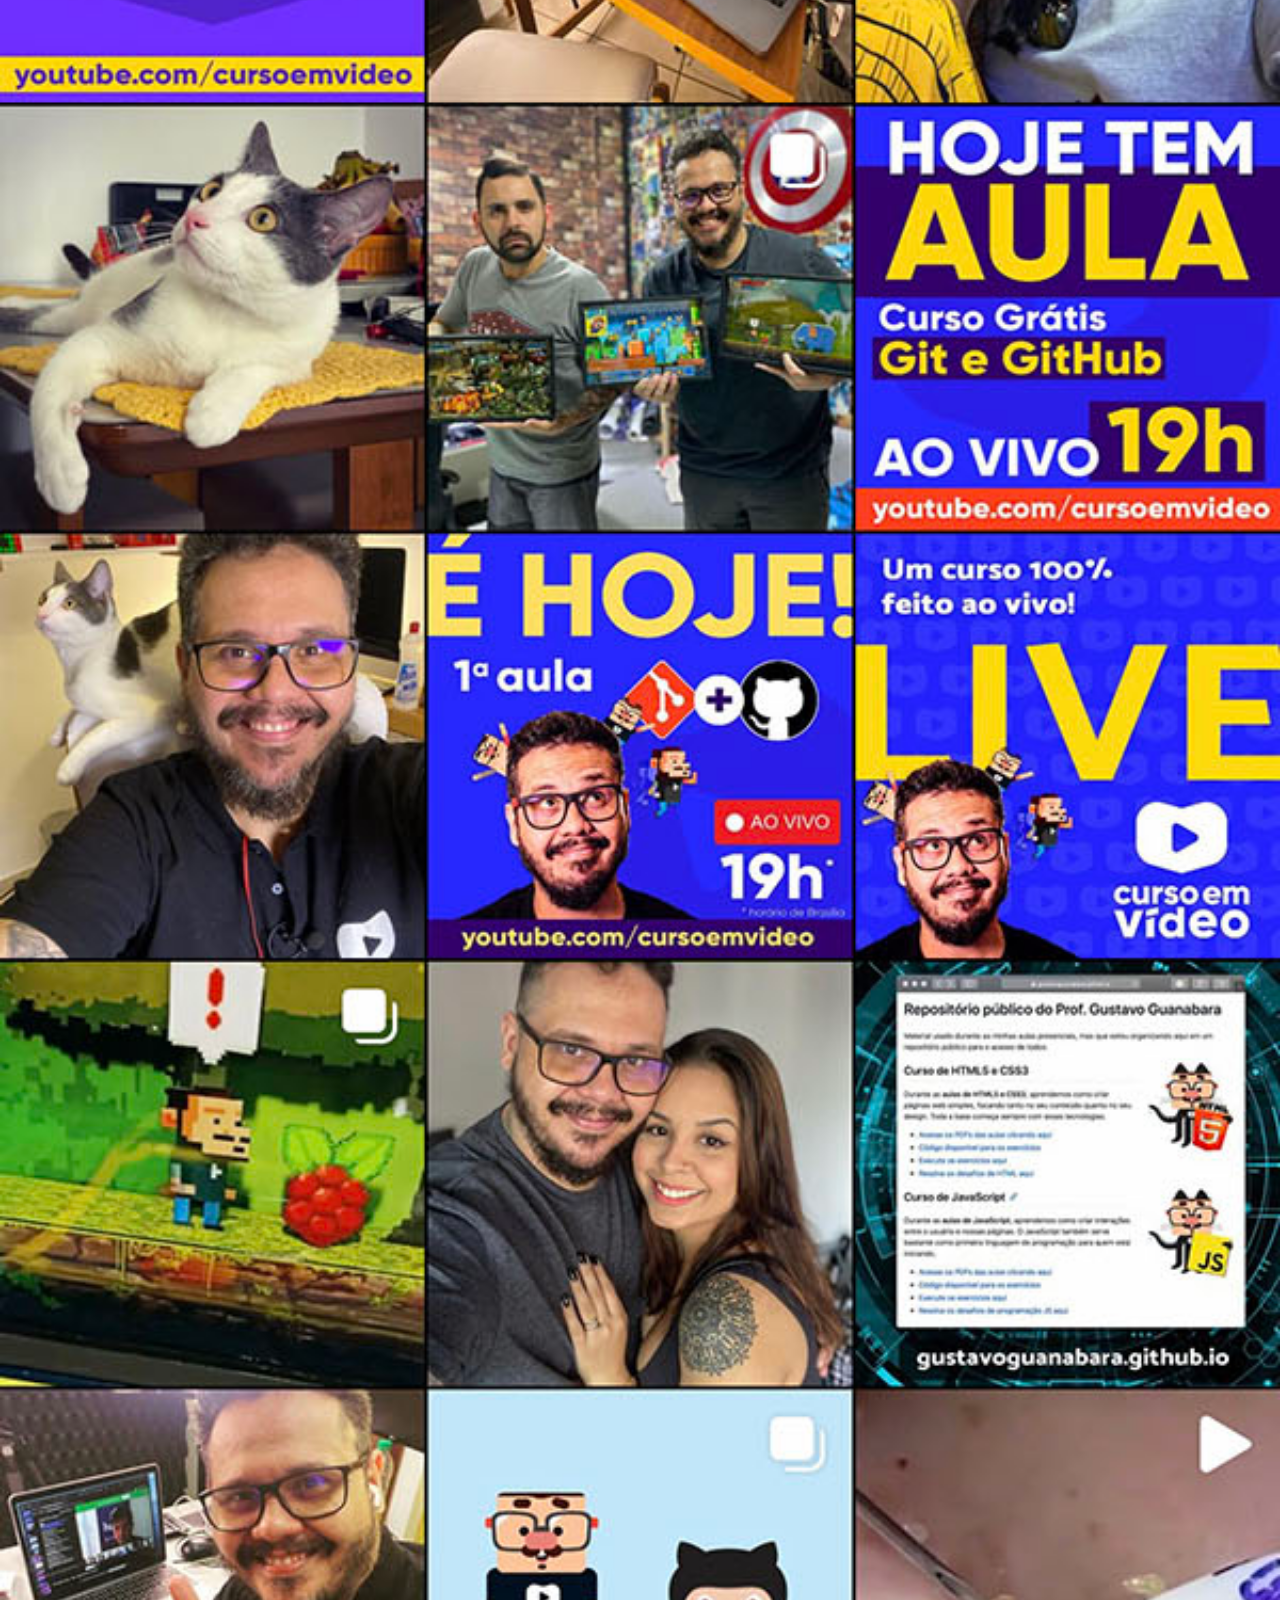
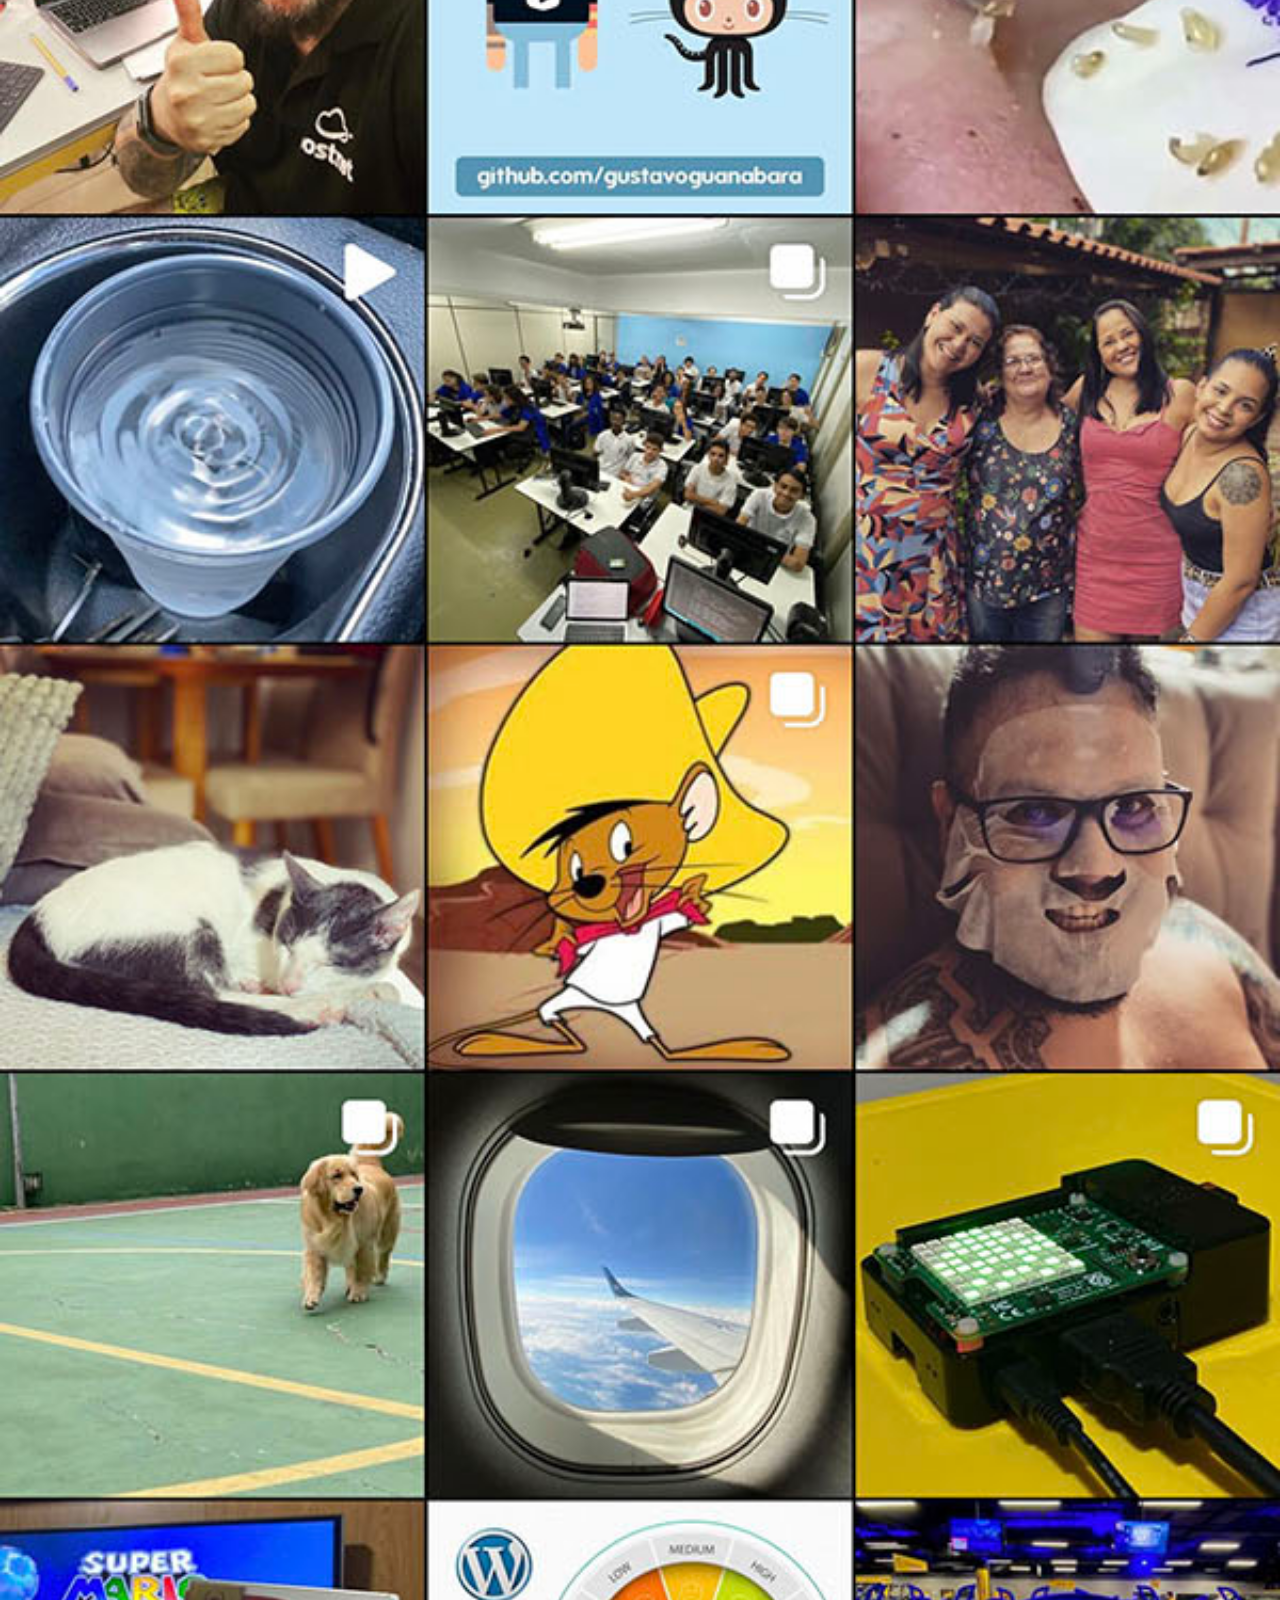
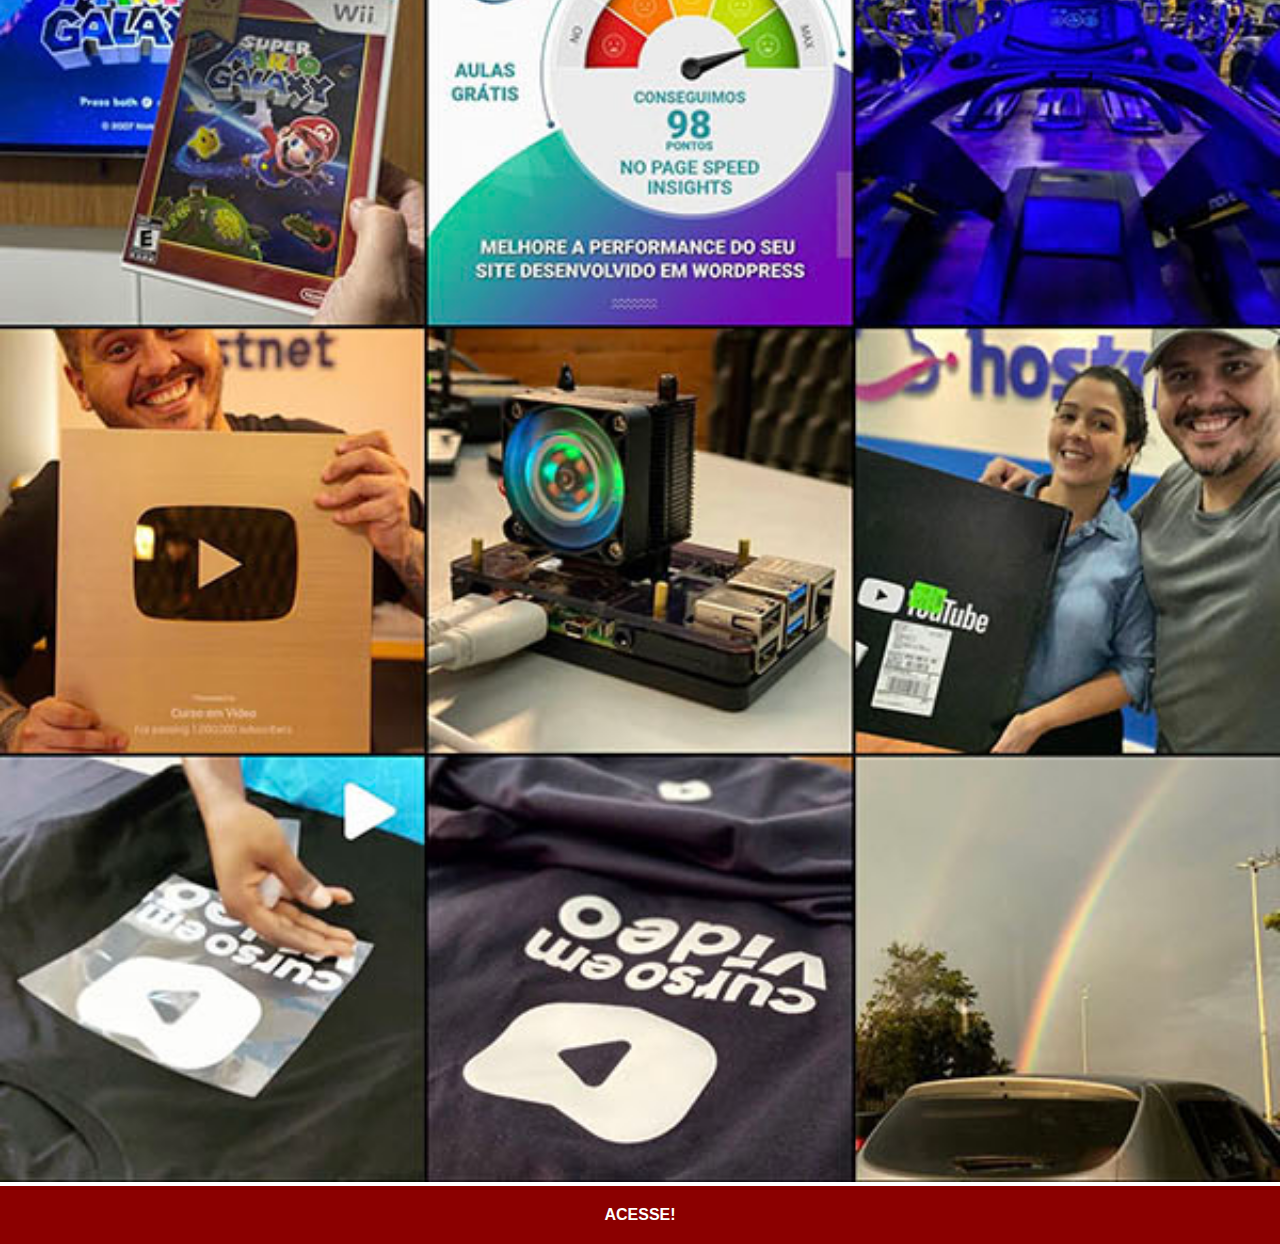
<file: instagram.html>
<!DOCTYPE html>
<html lang="pt-br">
<head>
    <meta charset="UTF-8">
    <meta http-equiv="X-UA-Compatible" content="IE=edge">
    <meta name="viewport" content="width=device-width, initial-scale=1.0">
    <link rel="stylesheet" href="estilos/social.css">
    <title>Instagram</title>
</head>
<body>
    <img src="imagens/tela-instagram.jpg" alt="Instagram">
    <a href="https://instagram.com/gustavoguanabara" target="_blank">ACESSE!</a>
    
</body>
</html>
</file>
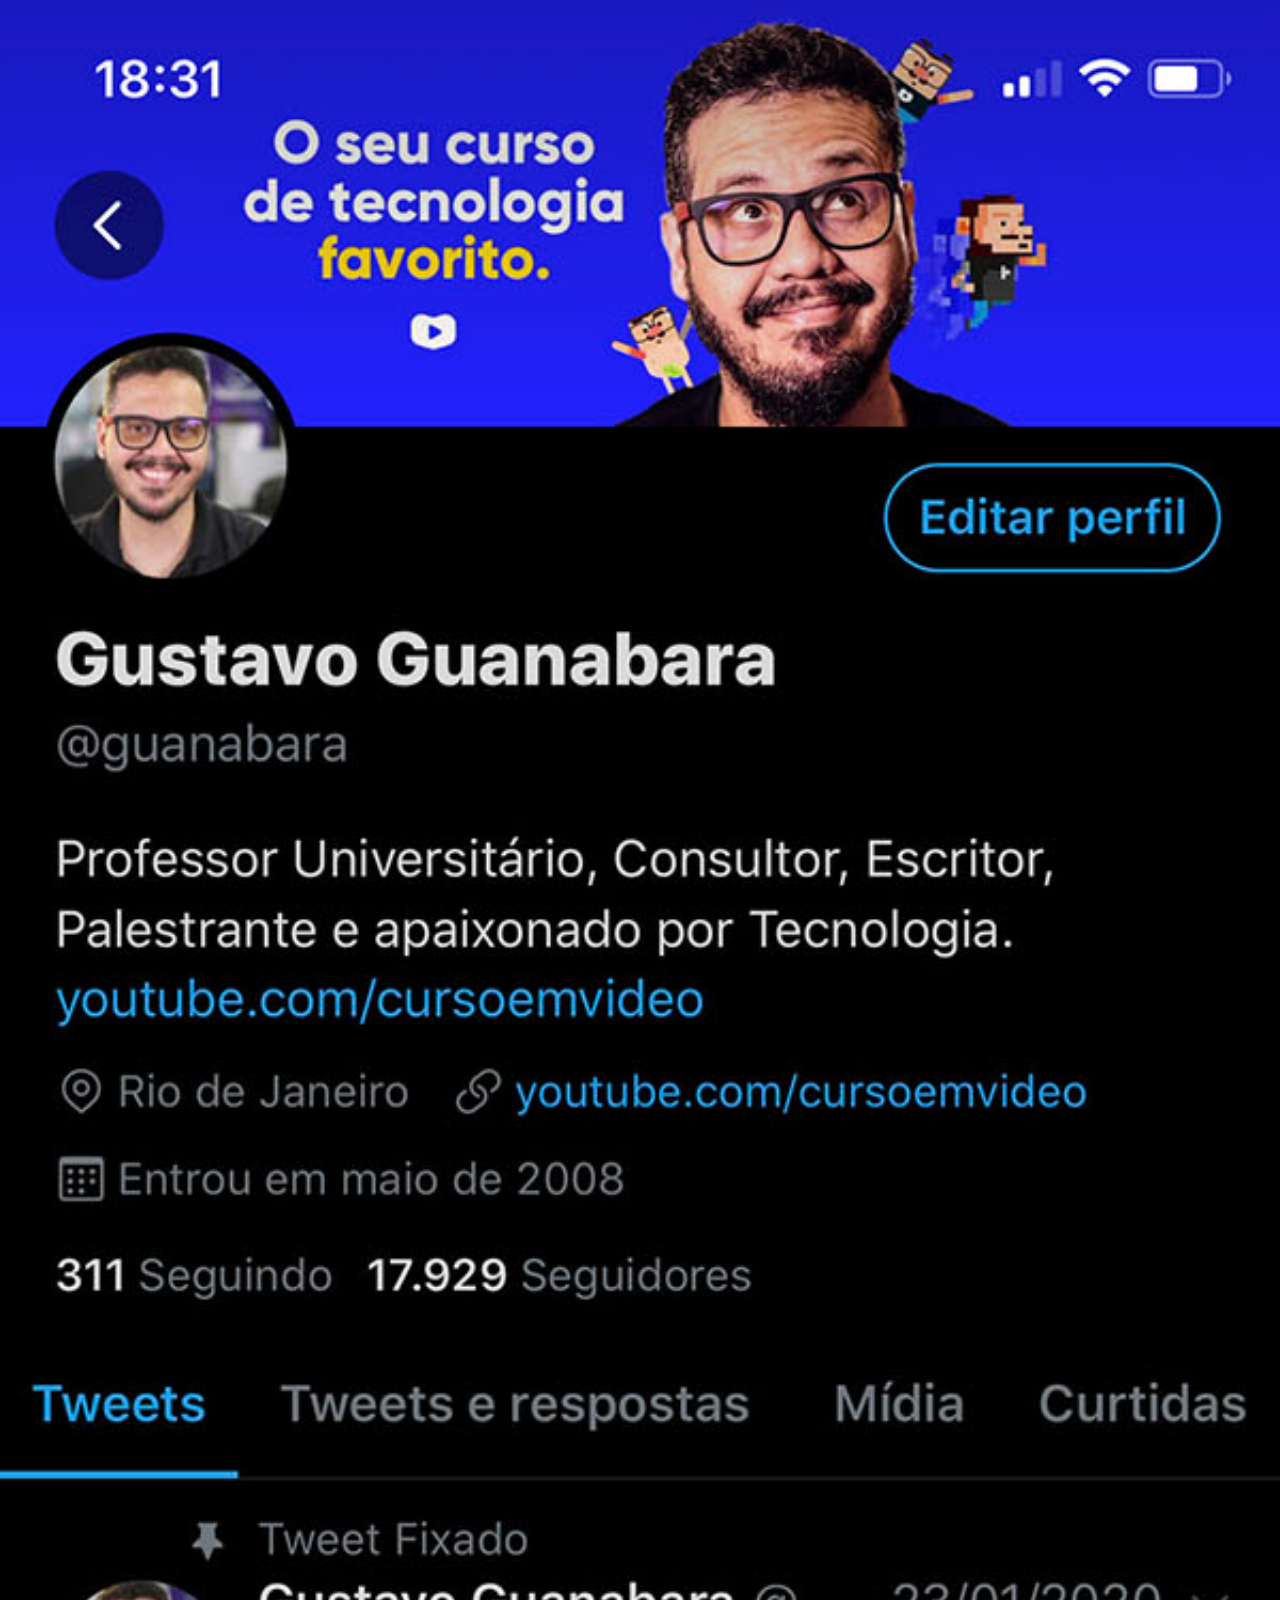
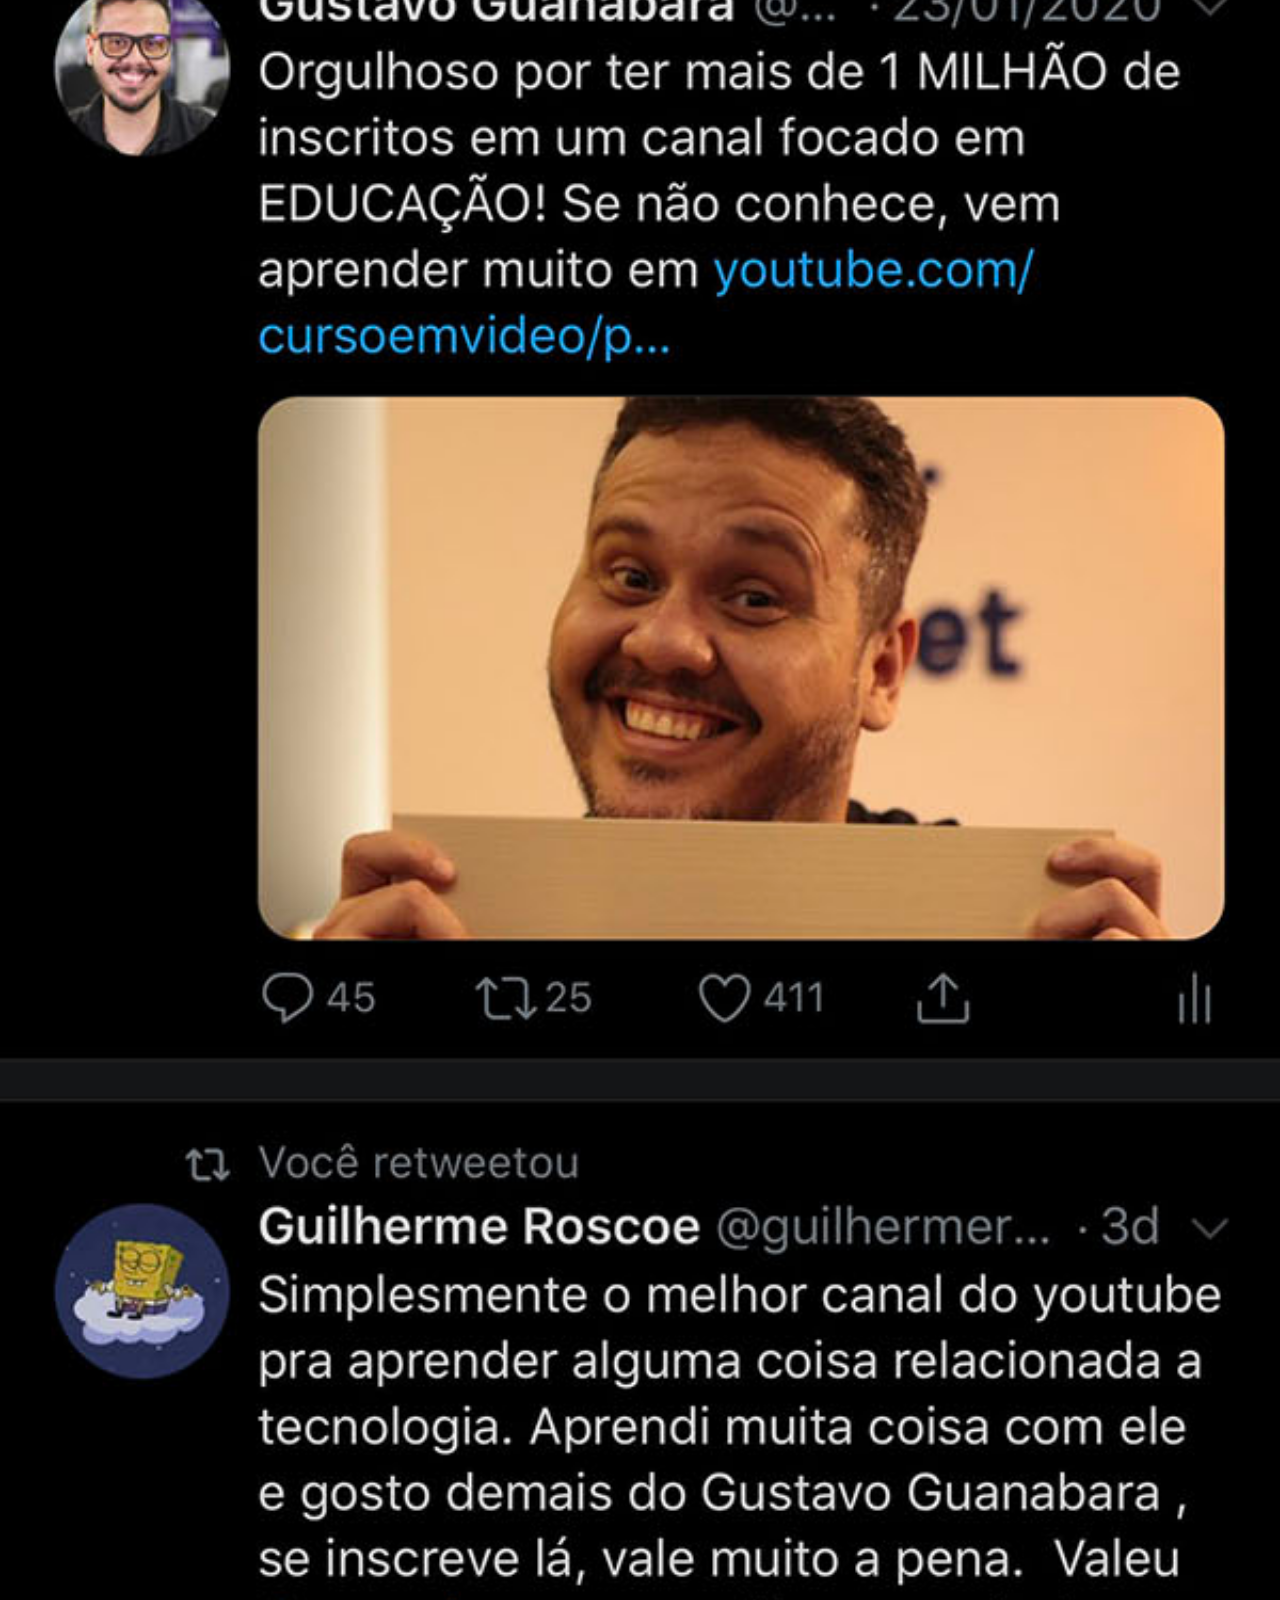
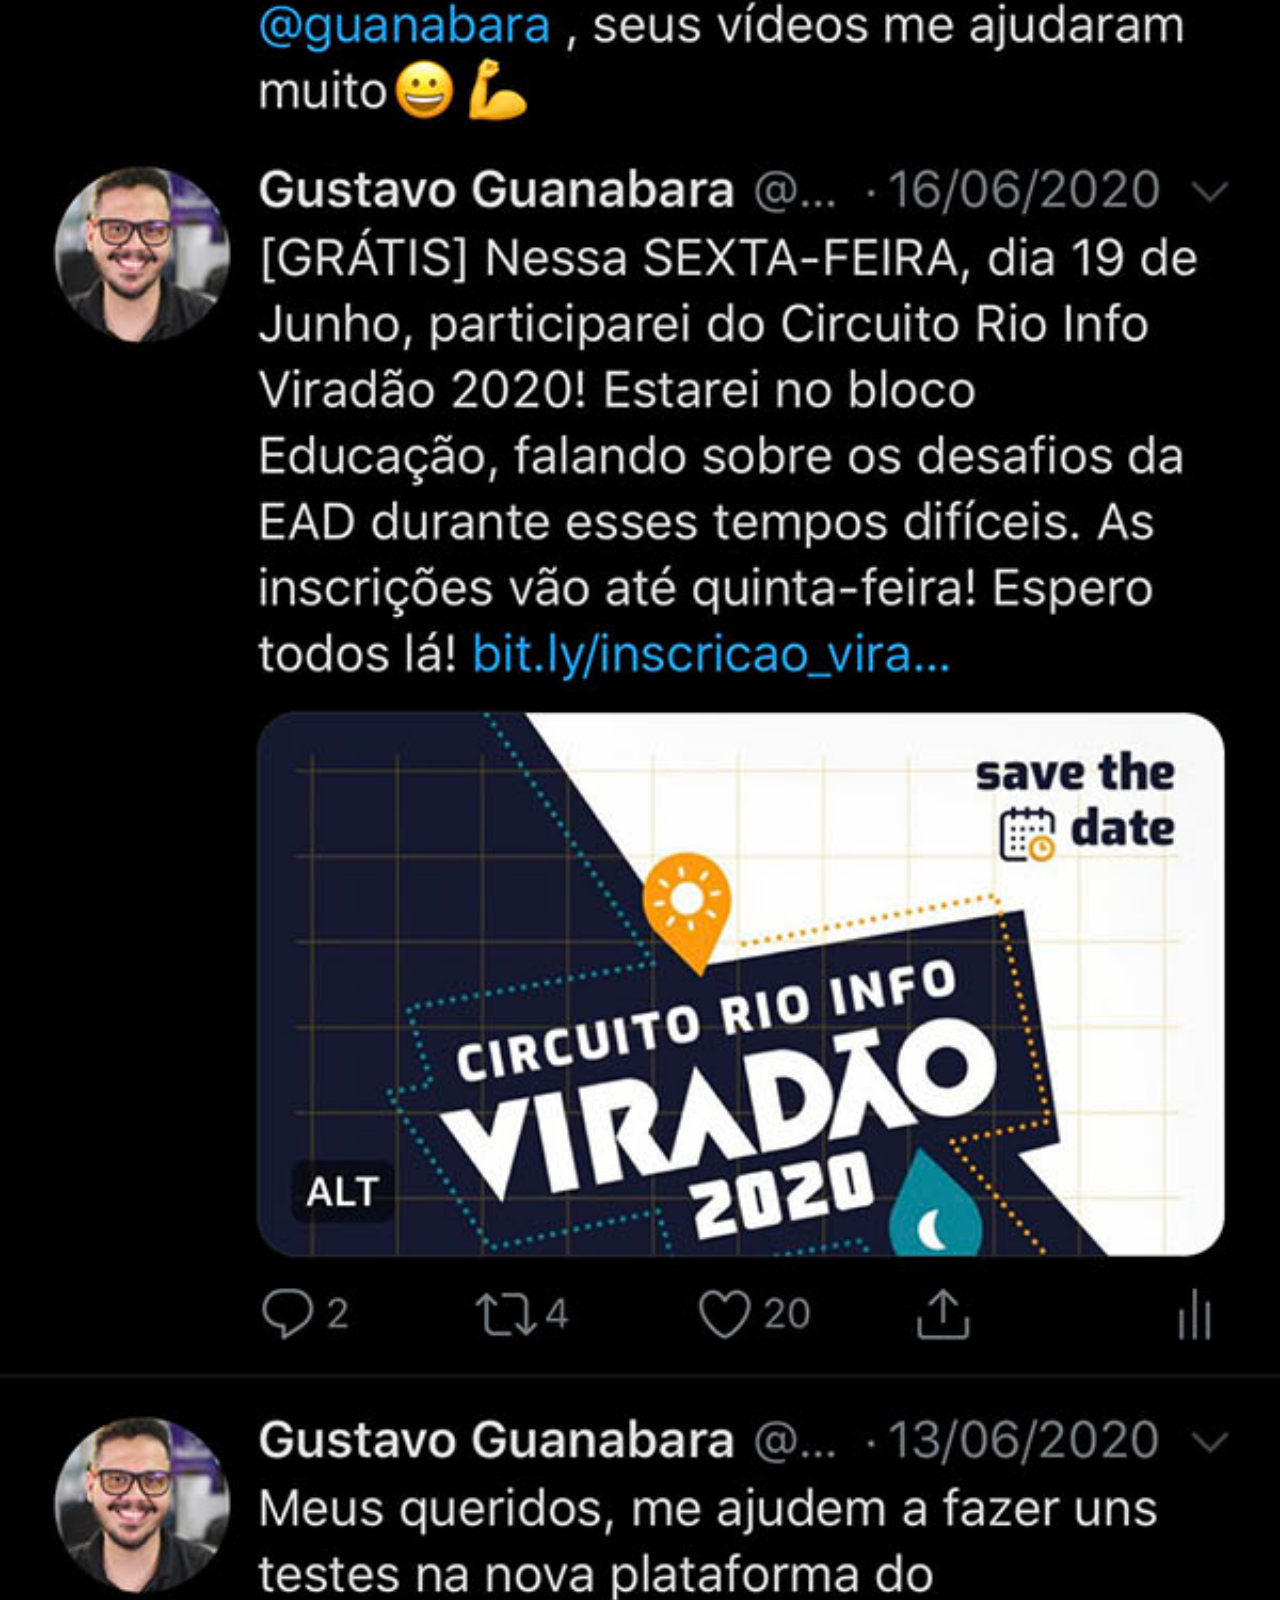
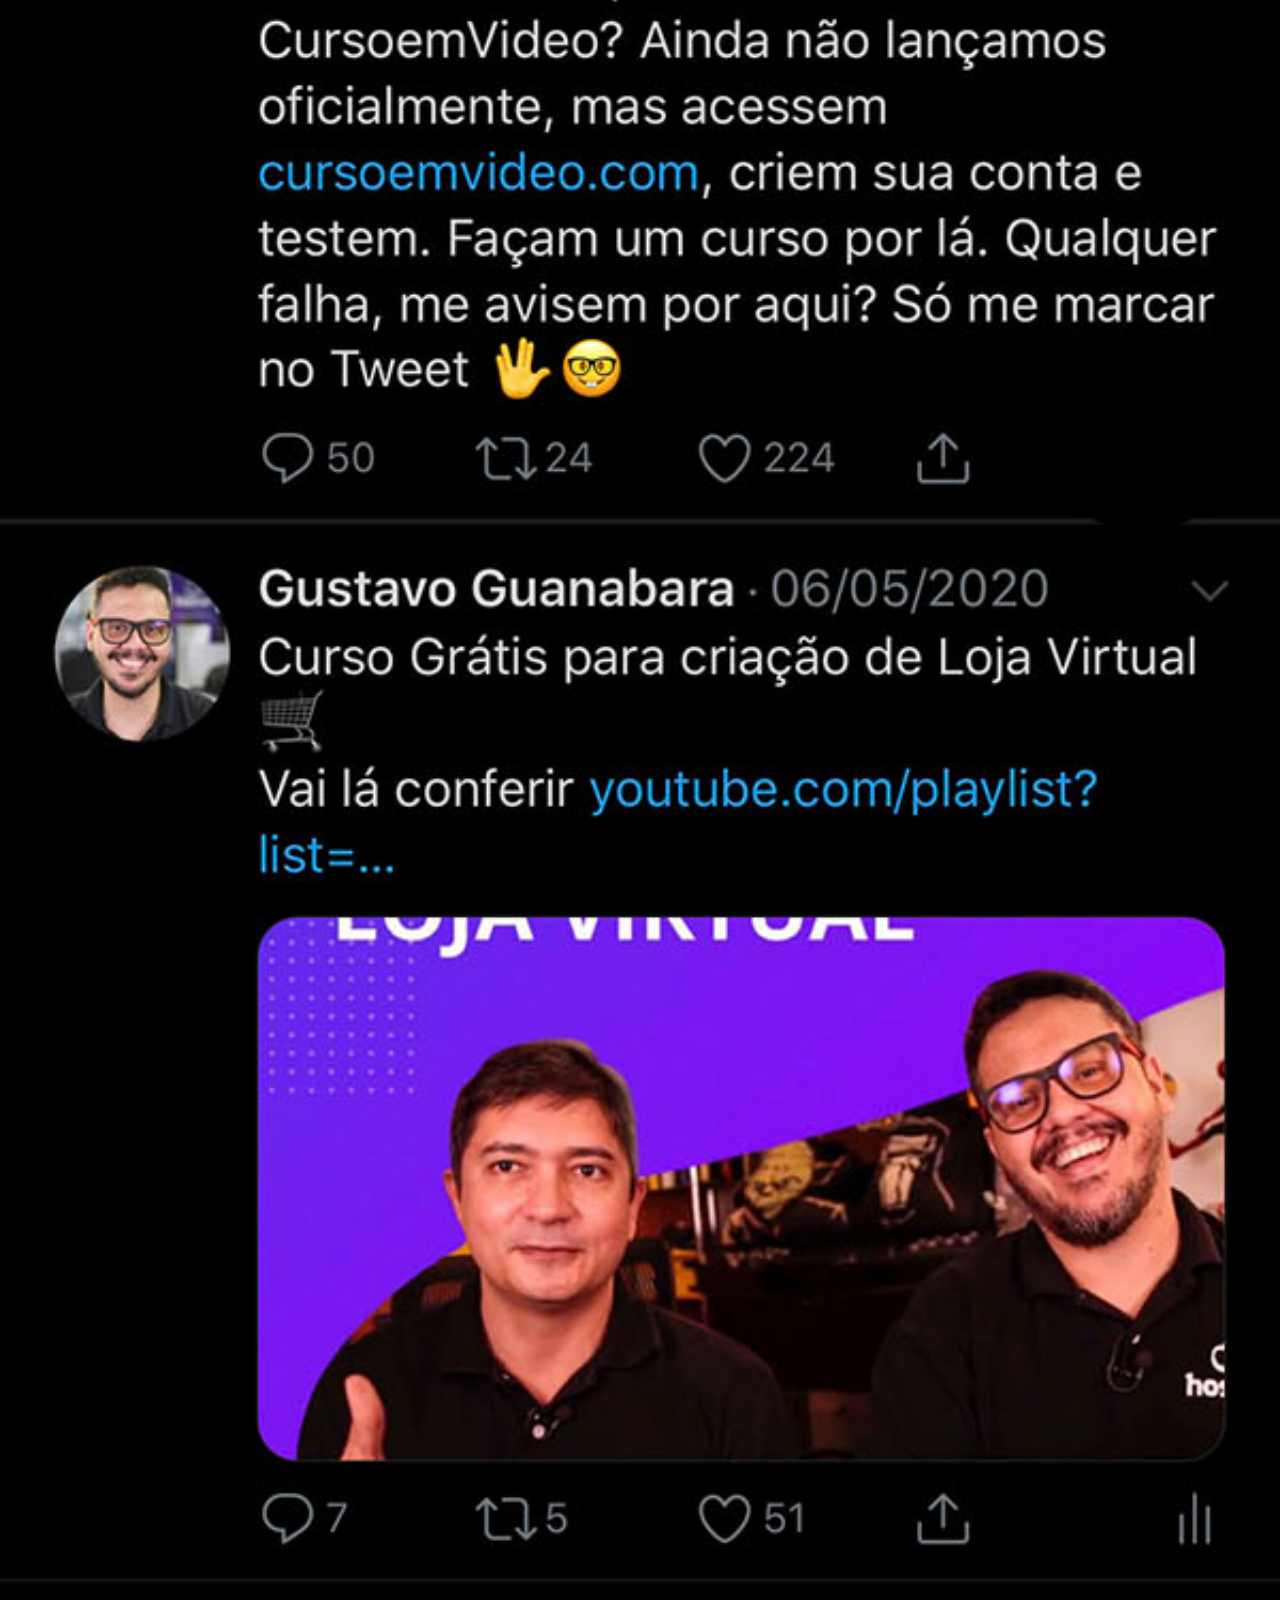
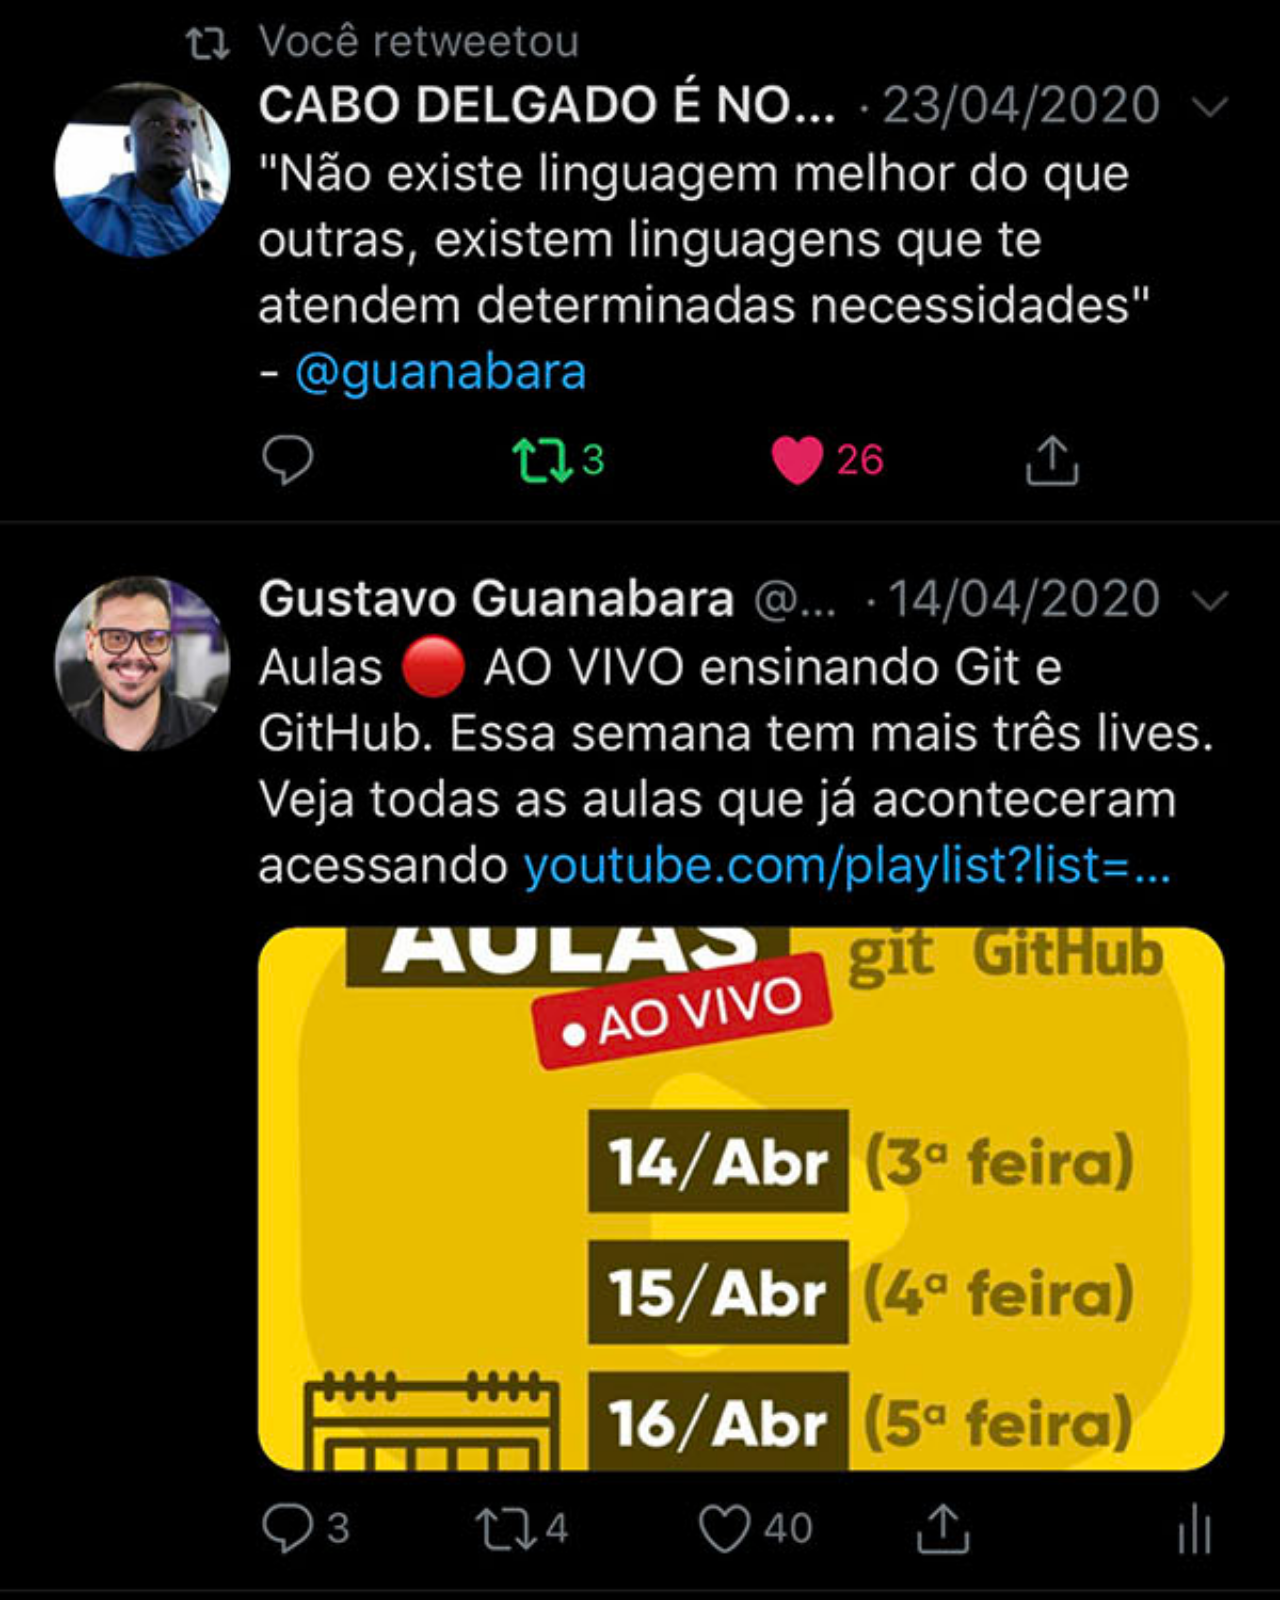
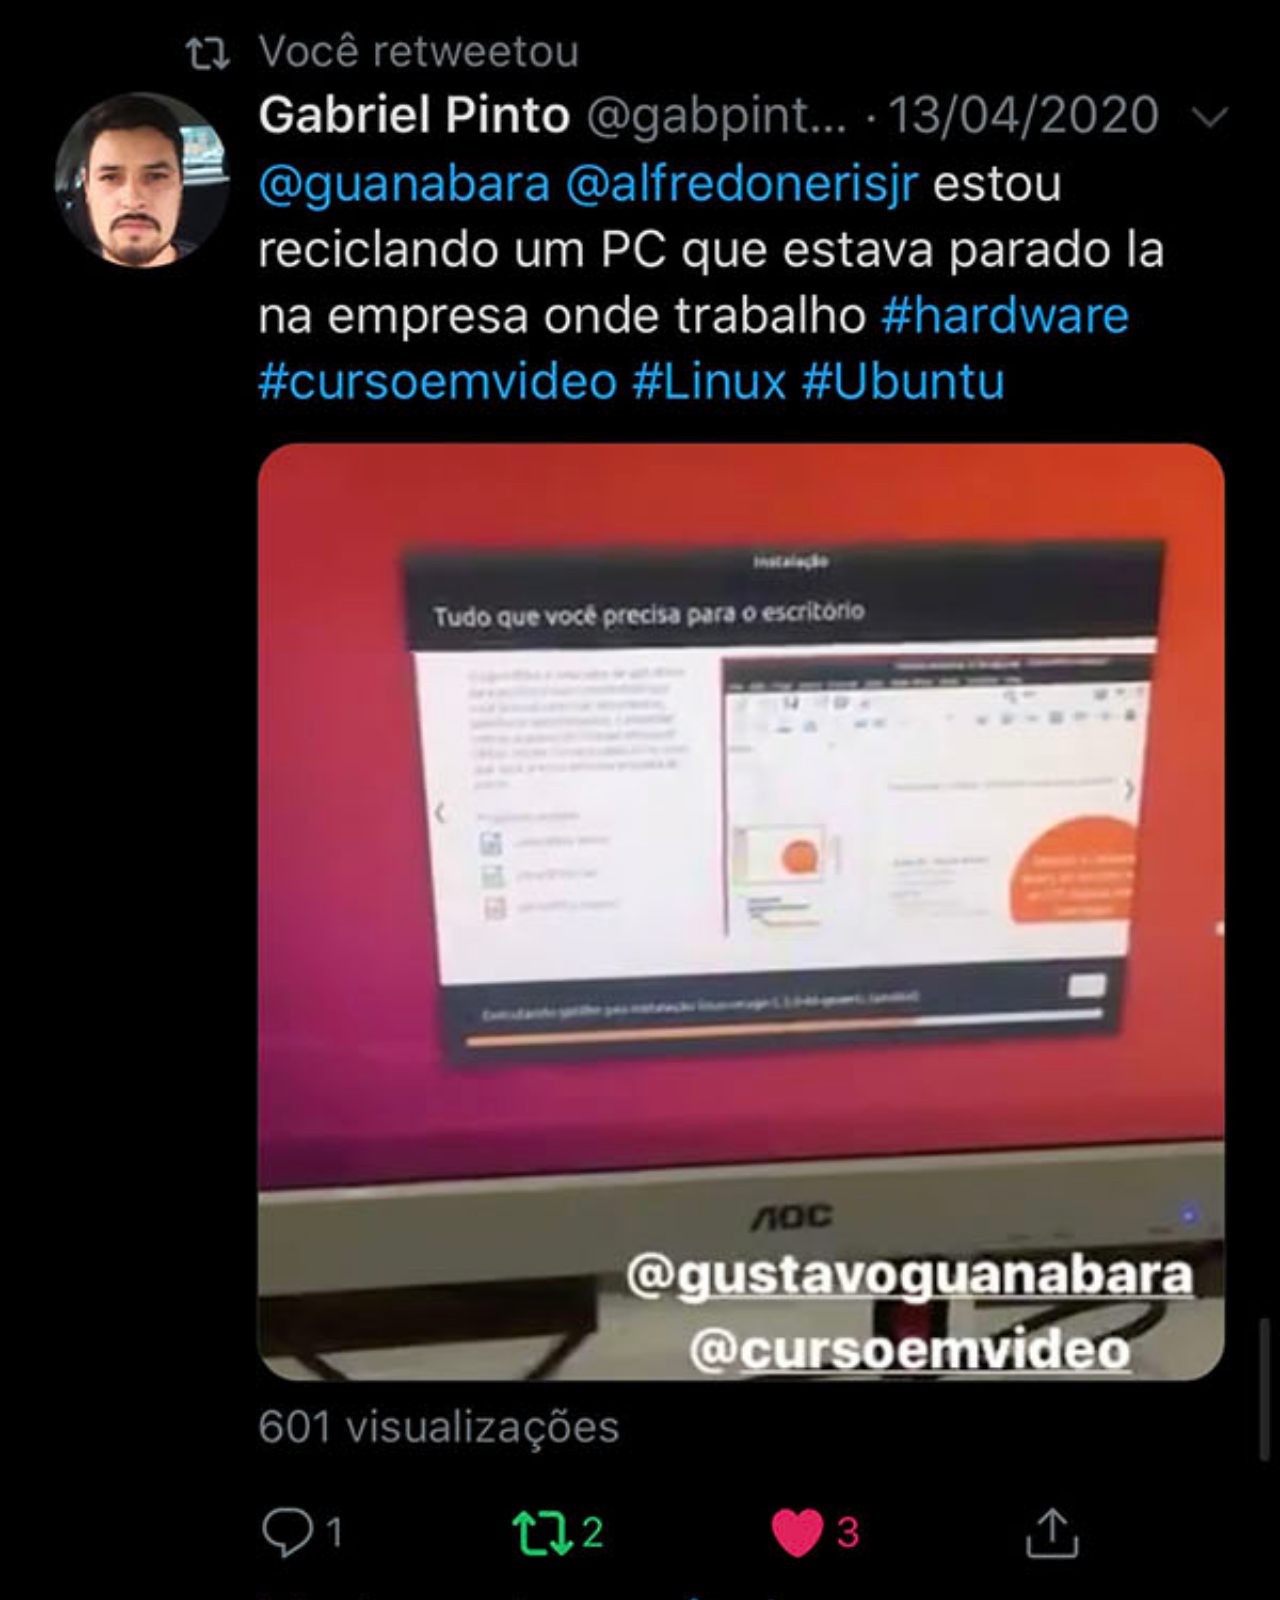
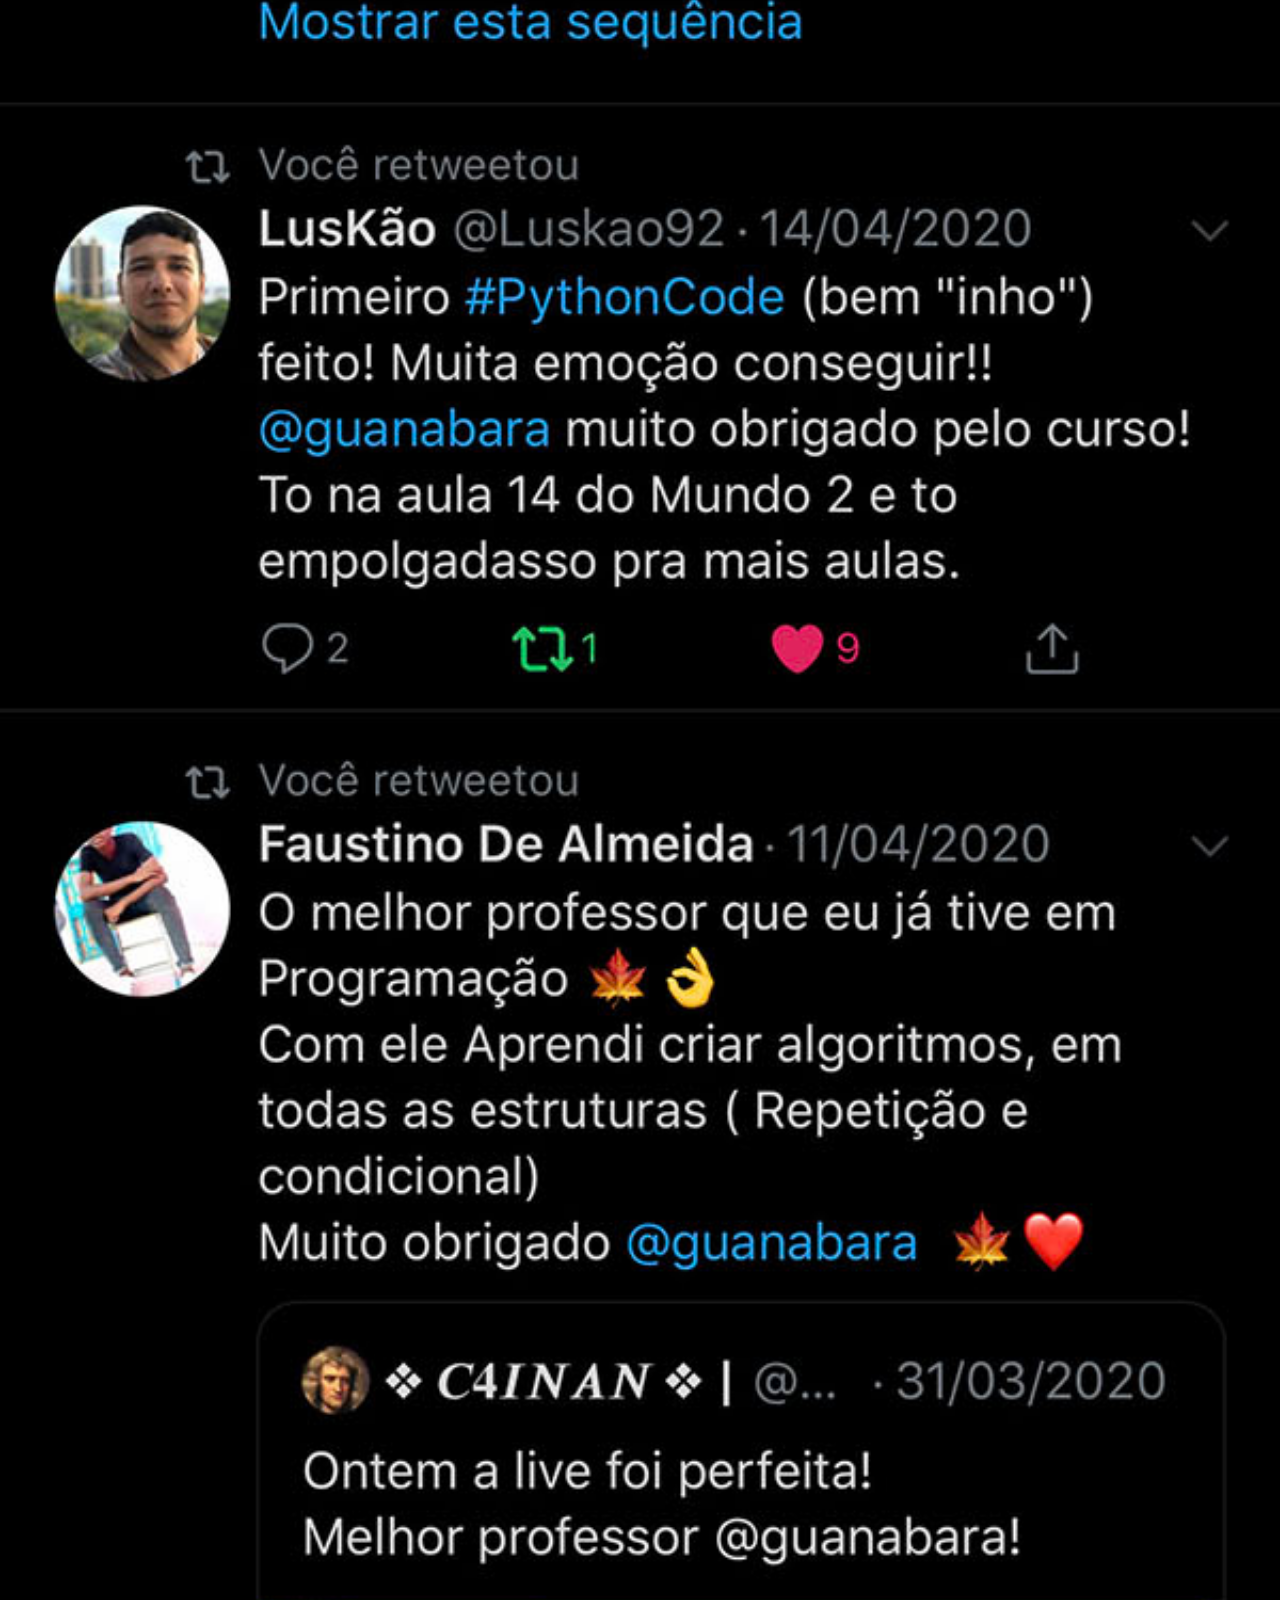
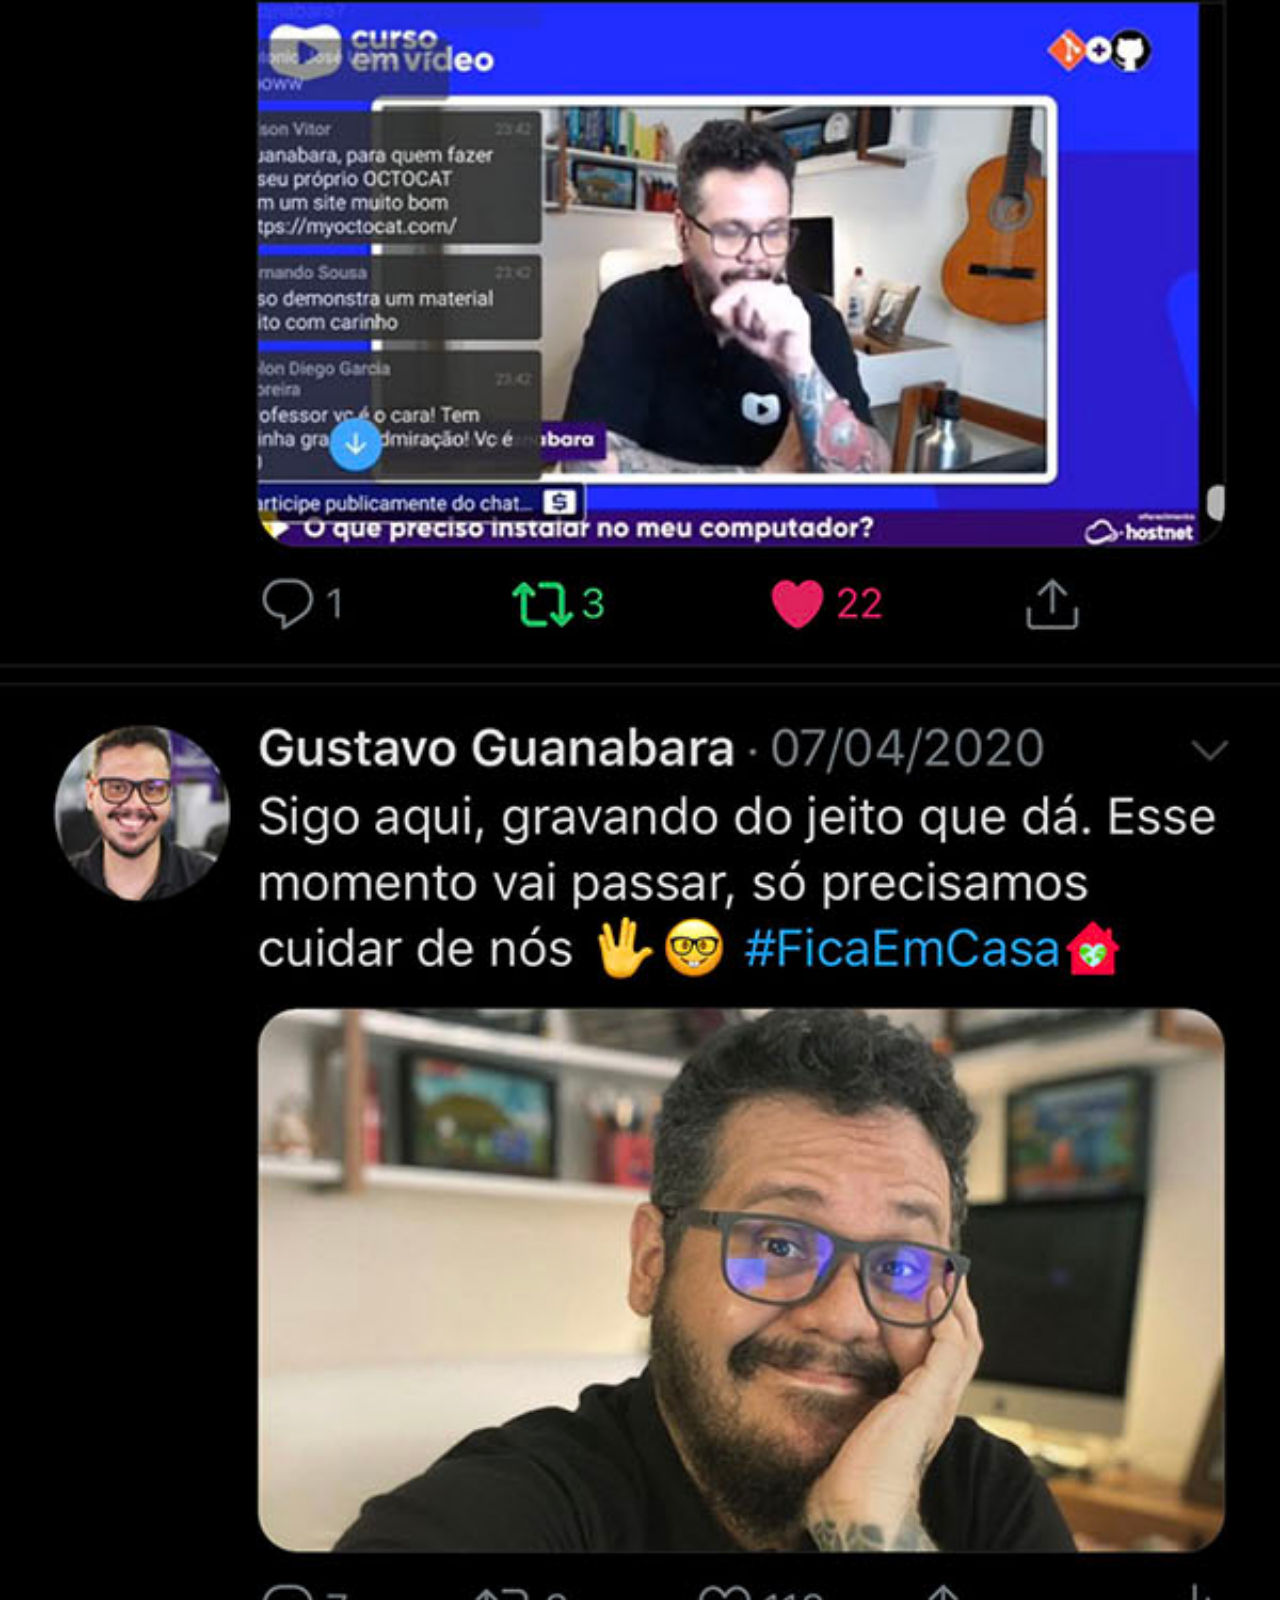
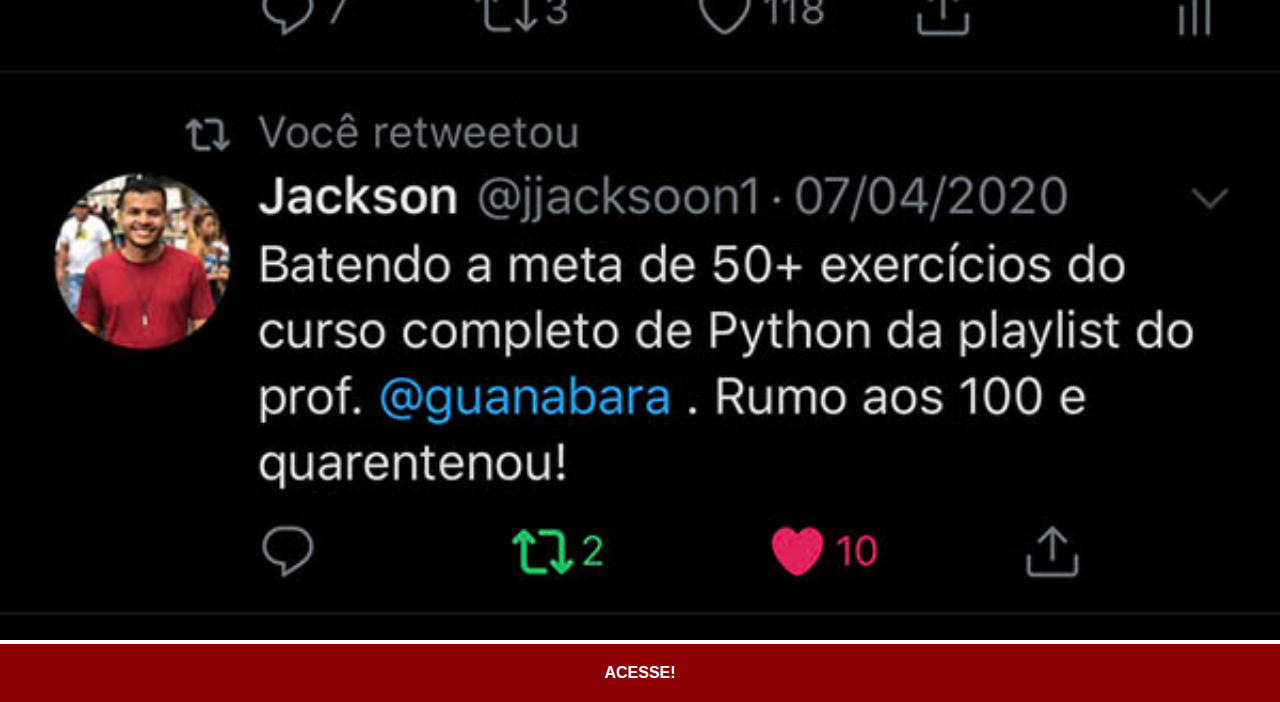
<file: twitter.html>
<!DOCTYPE html>
<html lang="pt-br">
<head>
    <meta charset="UTF-8">
    <meta http-equiv="X-UA-Compatible" content="IE=edge">
    <meta name="viewport" content="width=device-width, initial-scale=1.0">
    <link rel="stylesheet" href="estilos/social.css">
    <title>Twitter</title>
</head>
<body>
    <img src="imagens/tela-twitter.jpg" alt="Twitter">
    <a href="https://twitter.com/guanabara" target="_blank">ACESSE!</a>
    
</body>
</html>
</file>
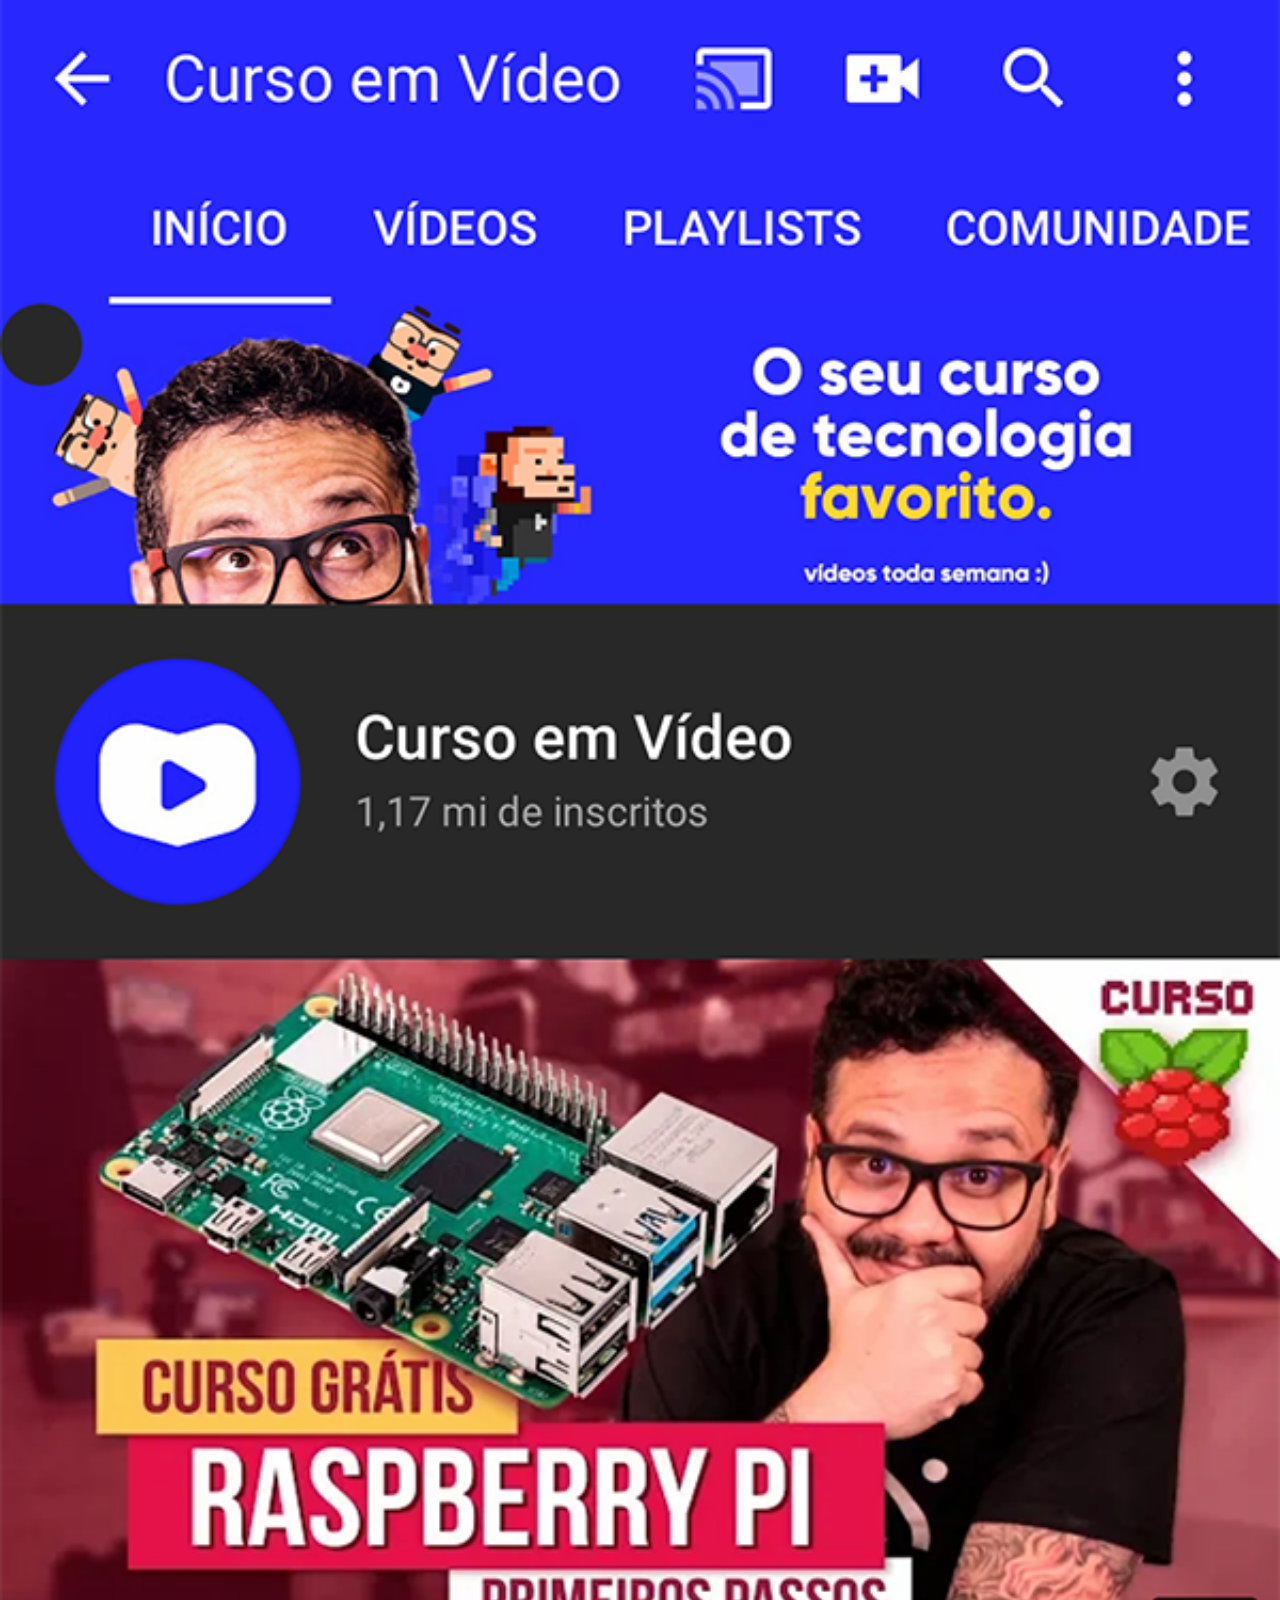
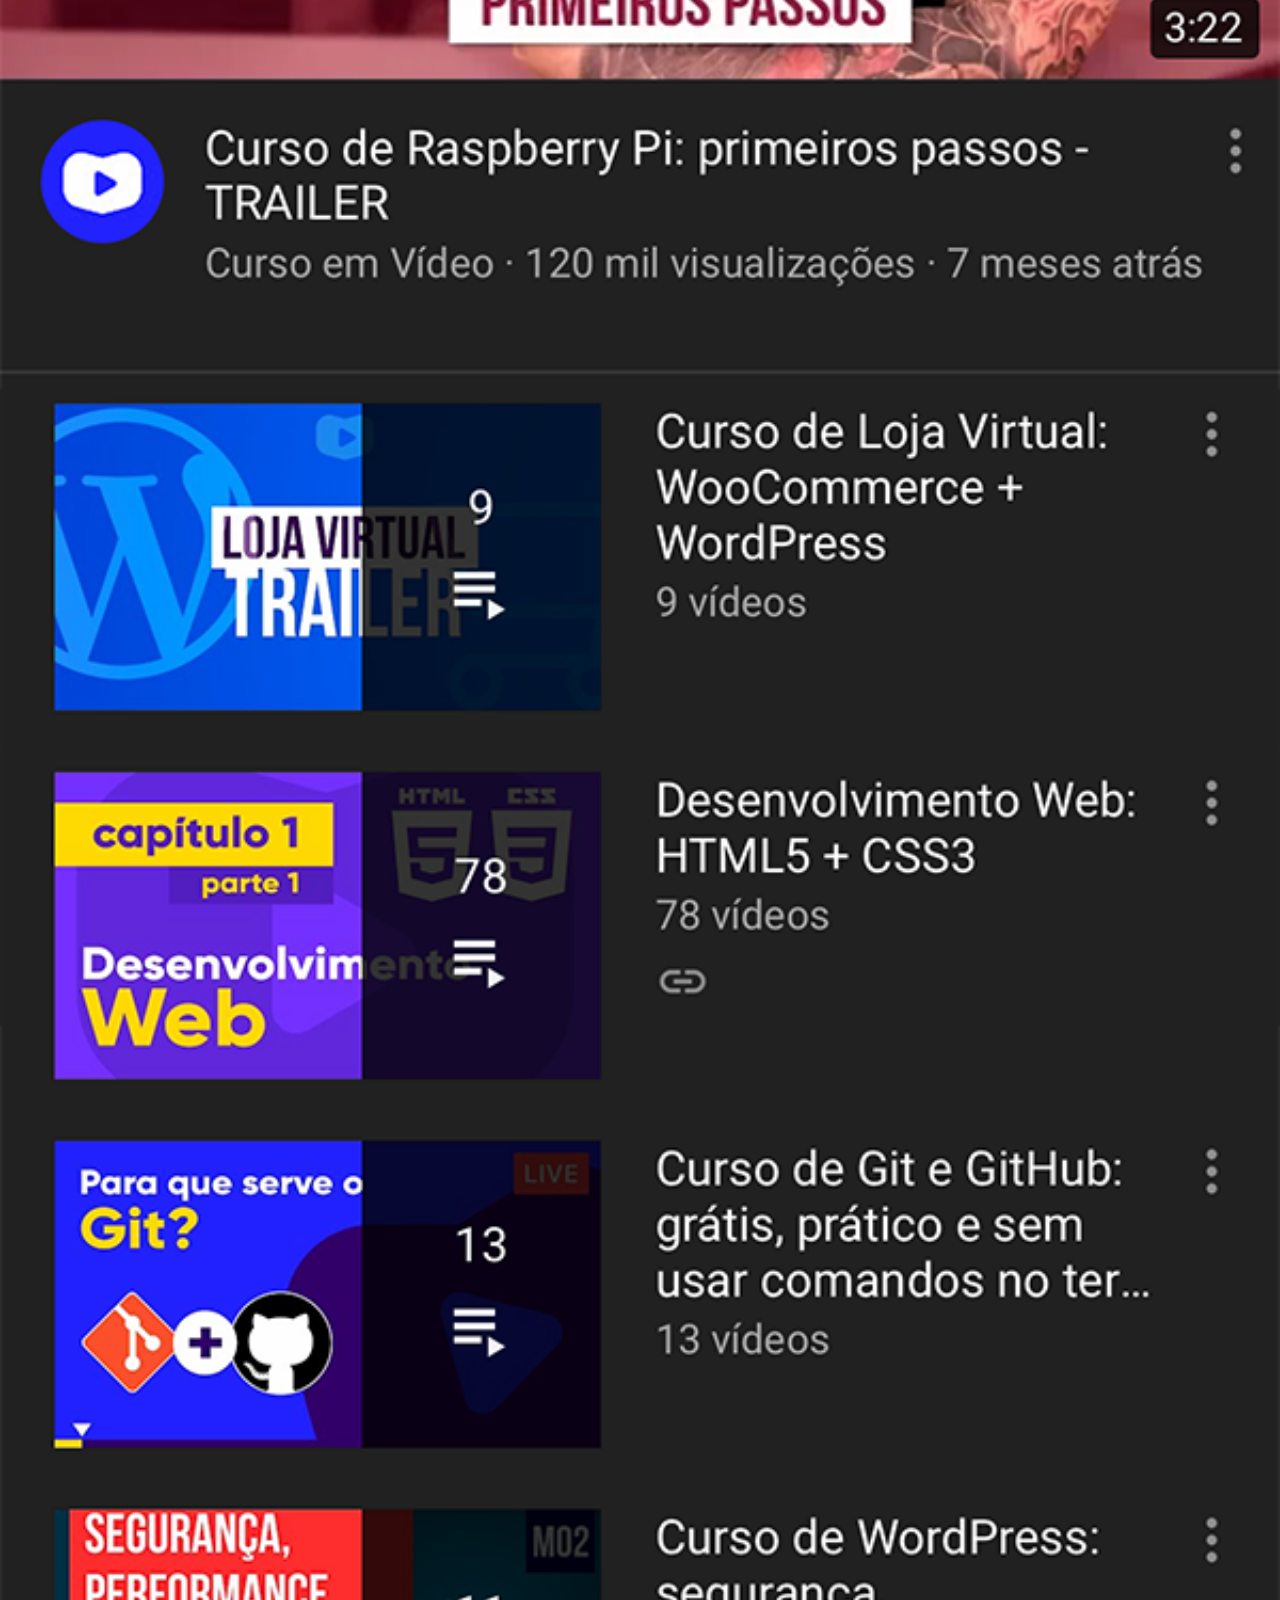
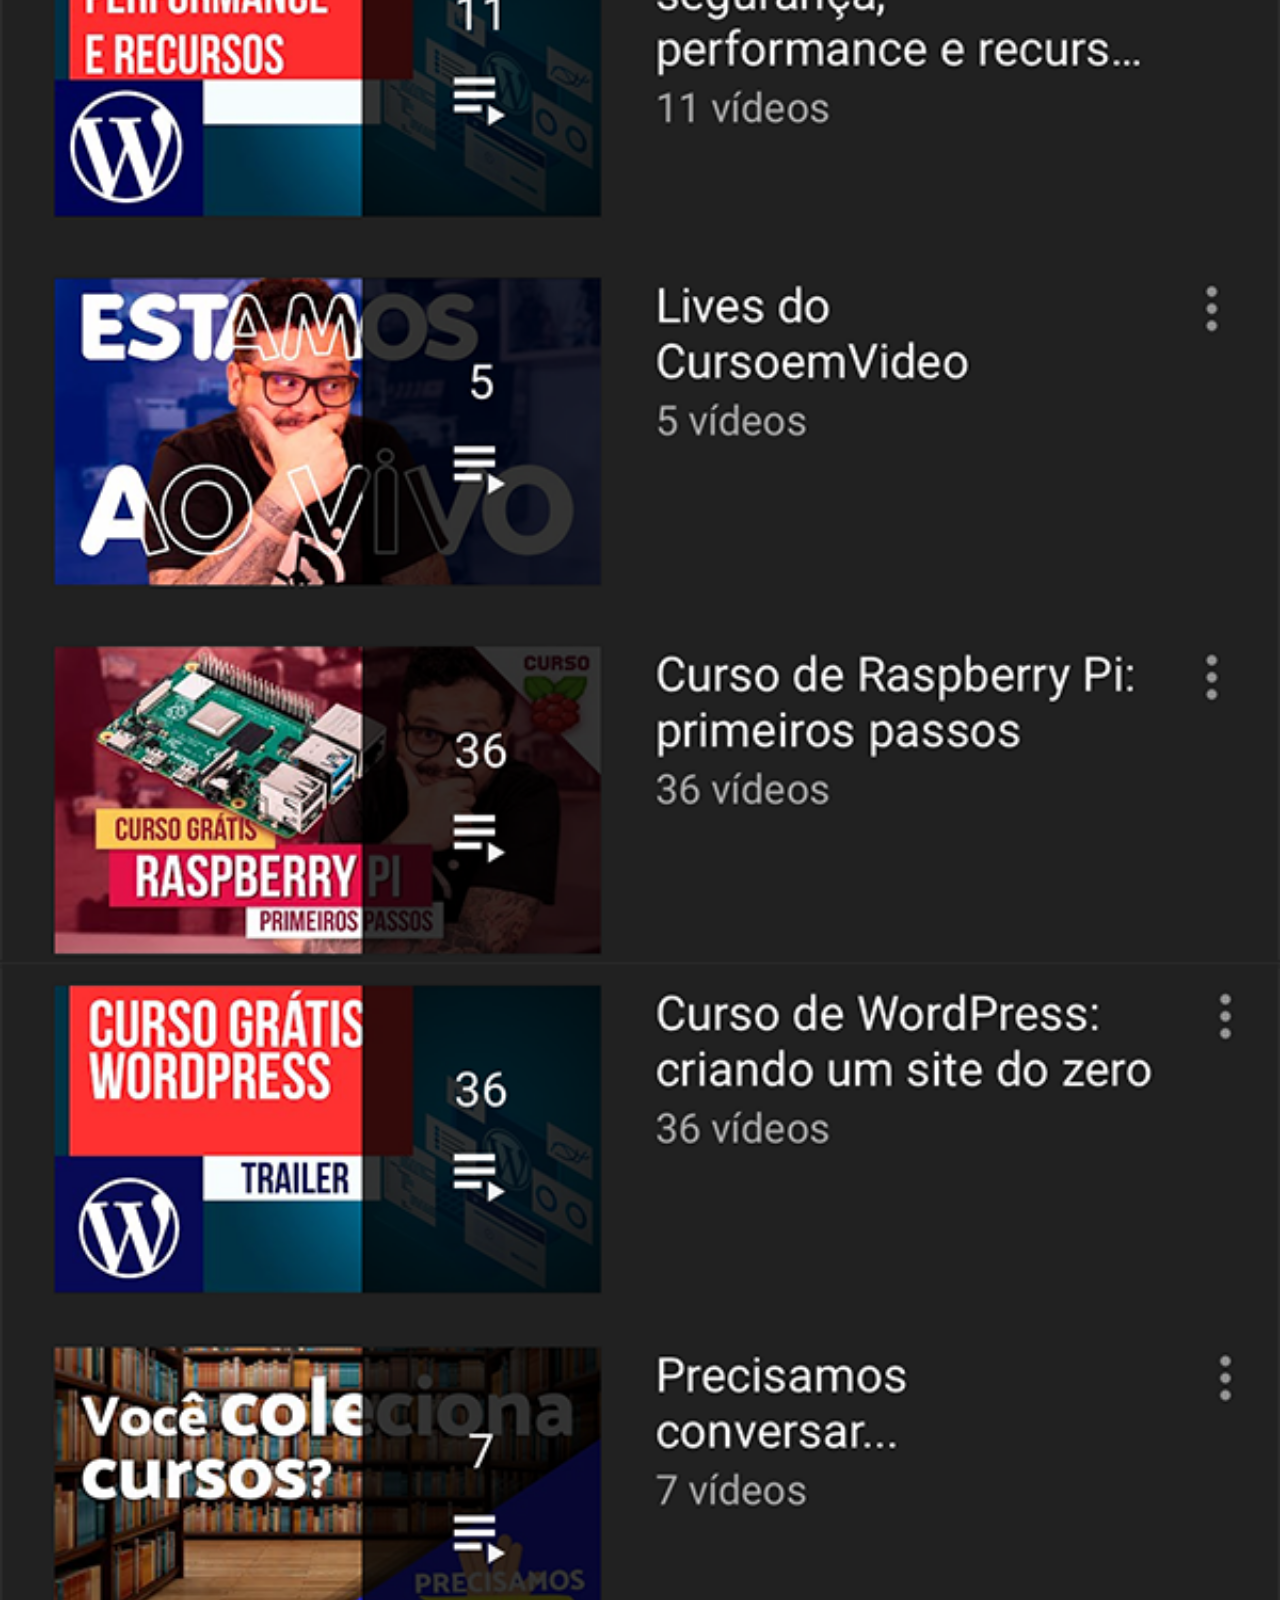
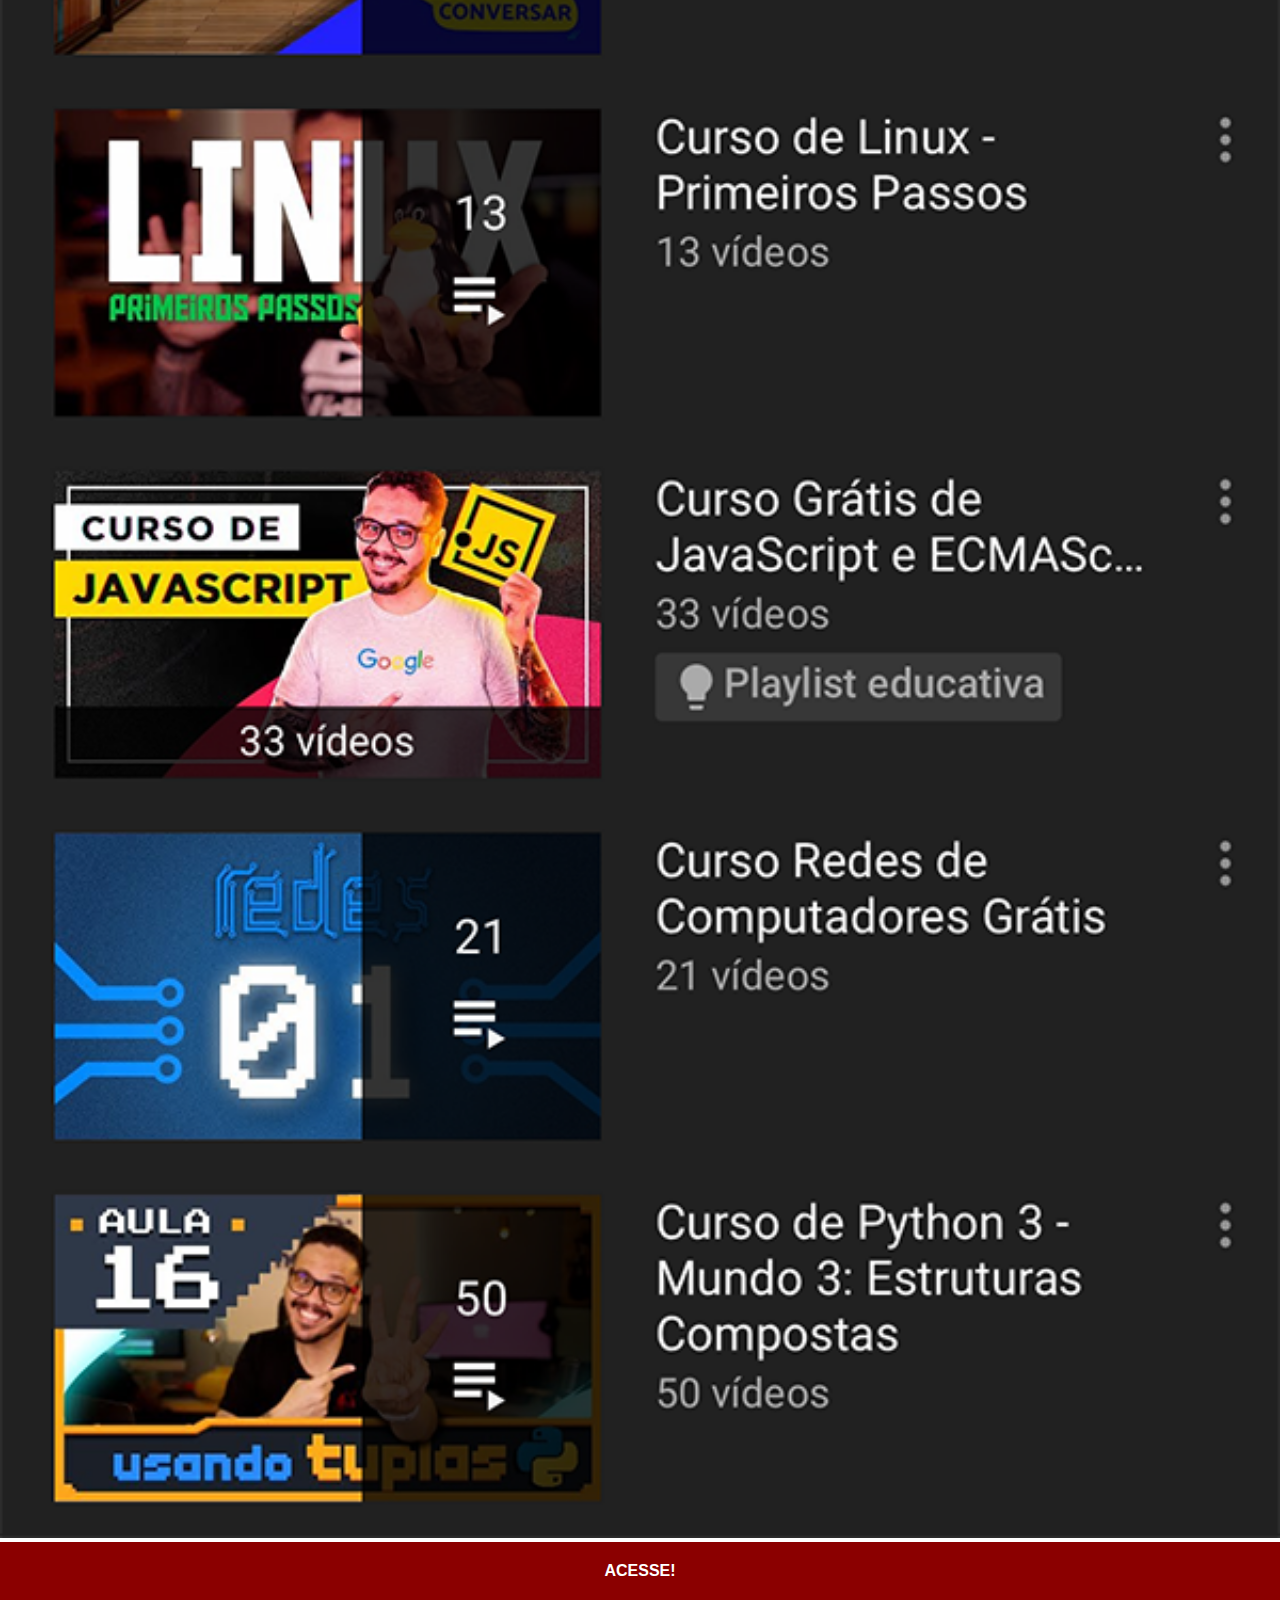
<file: youtube.html>
<!DOCTYPE html>
<html lang="pt-br">
<head>
    <meta charset="UTF-8">
    <meta http-equiv="X-UA-Compatible" content="IE=edge">
    <meta name="viewport" content="width=device-width, initial-scale=1.0">
    <link rel="stylesheet" href="estilos/social.css">
    <title>Youtube</title>
</head>
<body>
    <img src="imagens/tela-youtube.png" alt="Youtube">
    <a href="https://youtube.com/user/cursoemvideo/" target="_blank">ACESSE!</a>
    
</body>
</html>
</file>
<file: estilos/estilos.css>
@charset "UTF-8";

* {
    margin: 0px;
    padding: 0px;
    font-family: Arial, Helvetica, sans-serif;
}

html, body {
    height:100vh;
    width: 102vw;
    background-color: black;
}

body {
    background: url('../imagens/fundo-madeira.jpg') no-repeat top center;
    background-size: cover;
    background-attachment: fixed;
}

main {
    height: 100vh;
    position: relative;
}

#telefone {
    height: 627px;
    width: 311px;
    background: url('../imagens/frame-iphone.png') no-repeat;


    position: absolute;
    top: 50%;
    left: 50%;
    transform: translate(-50%, -50%);
}

#tela {
    position: relative;
    top: 80px;
    left: 22px;
    width: 267px;
    height: 471px;
}

#redes-sociais {
    text-align: right;
}

#redes-sociais img {
    width: 50px;
    height: 50px;
    margin: 10px;
    border-radius: 50%;
    box-shadow: 2px 2px 5px rgba(0, 0, 0, 0.808);
    box-sizing: border-box;
}

#redes-sociais img:hover {
    border: 2px solid rgba(255, 255, 255, 0.637);
    transform: translate(-3px, -3px);
    box-shadow: 5px 5px 10px black;
    transition: transform .3s, border .3s;
}
</file>
<file: estilos/social.css>
@charset "UTF-8";

* {
    margin: 0px;
    padding: 0px;
    font-family: Arial, Helvetica, sans-serif;
}

::-webkit-scrollbar {
    width: 0px;
    height: 0px;
}

img {
    width: 100vw;
}

a { 
    display: block;
    background-color: darkred;
    padding: 20px;
    text-align: center;
    font-weight: bolder;
    text-decoration: none;
    color: white;
}

a:hover {
    background-color: red;
}
</file>
